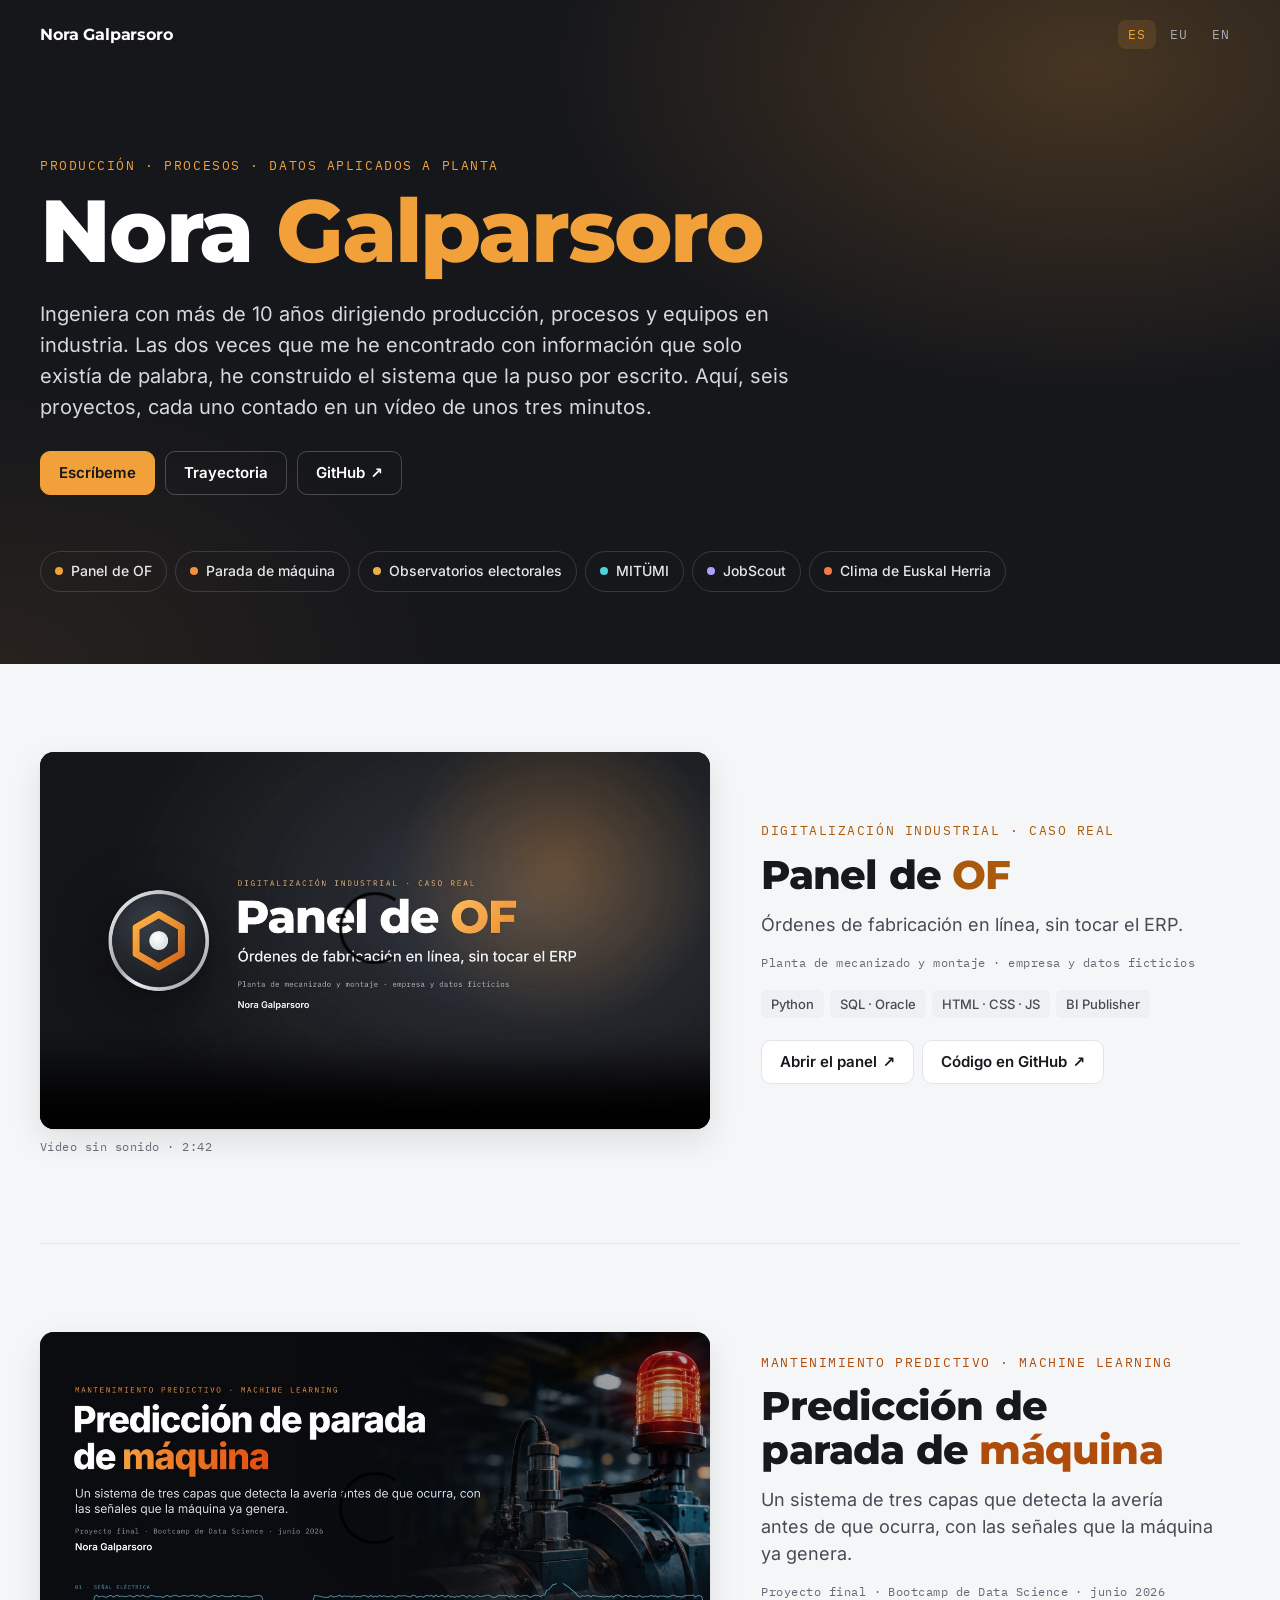
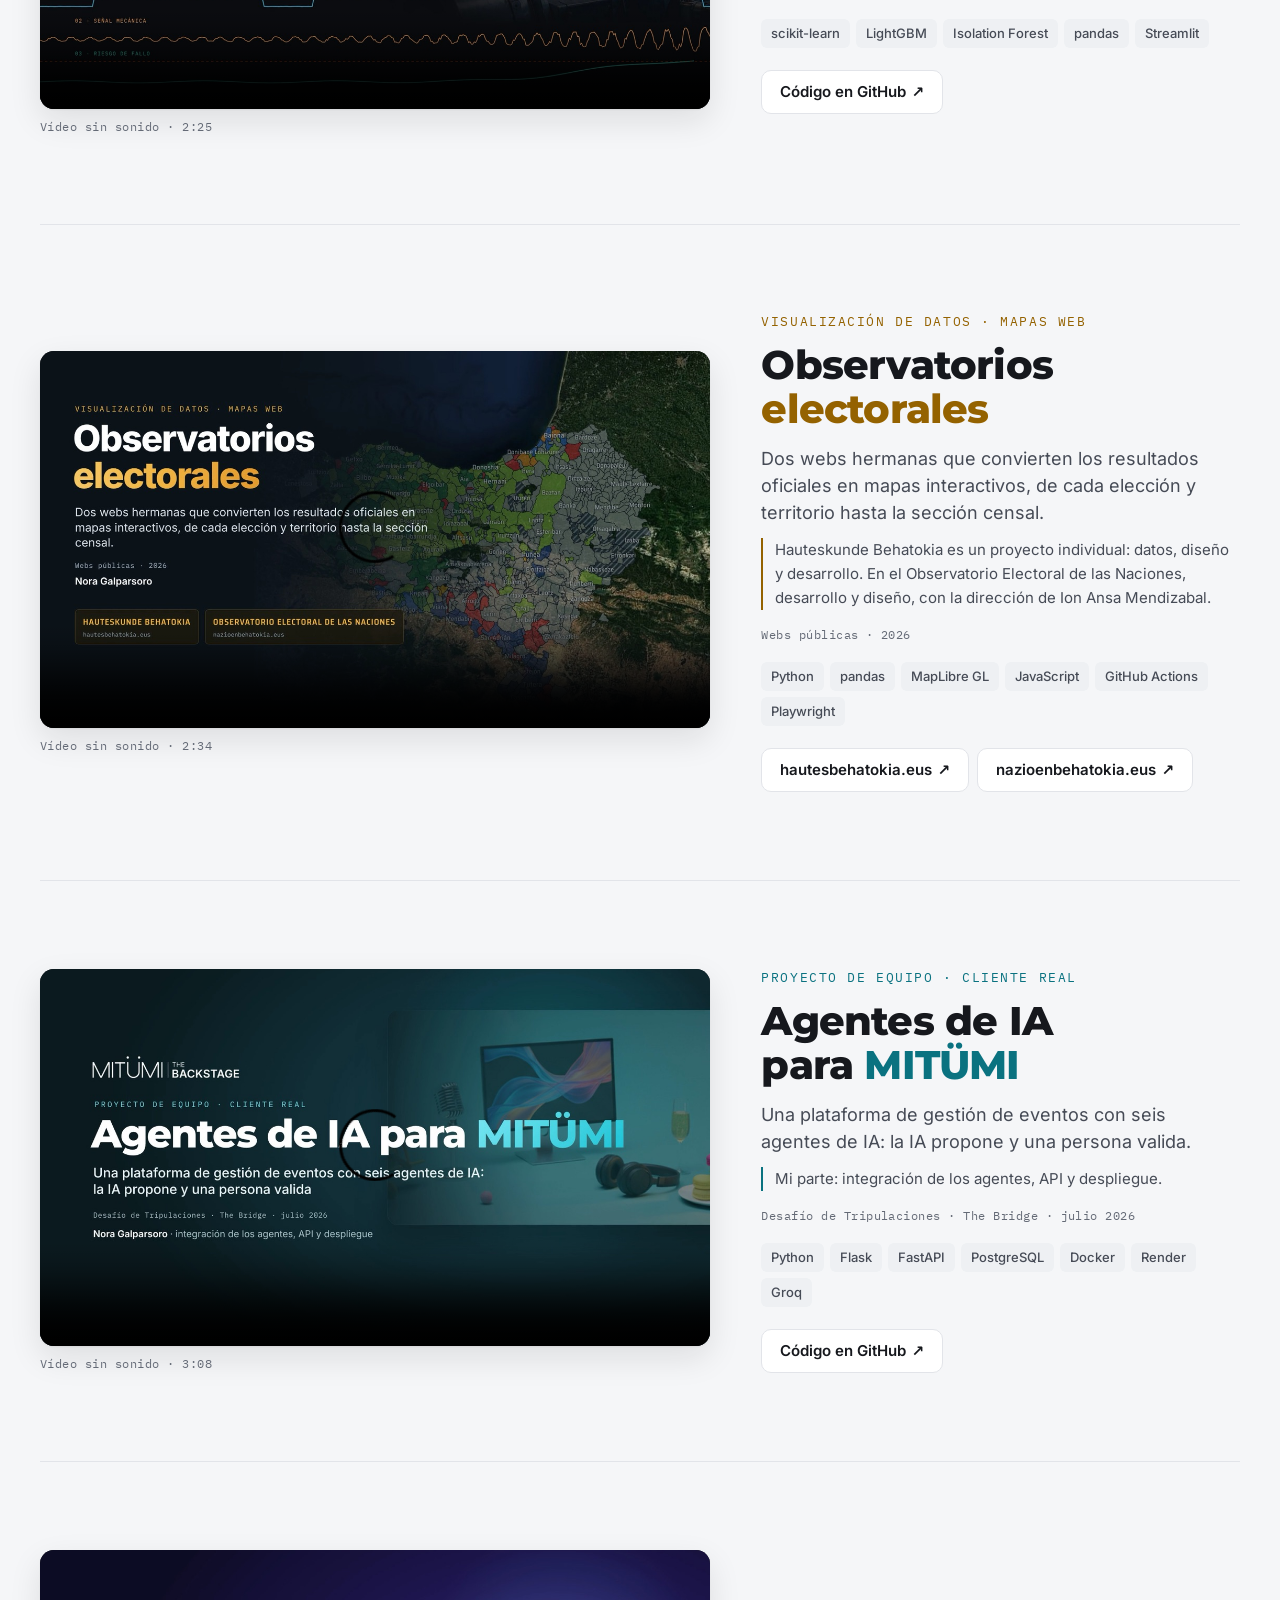
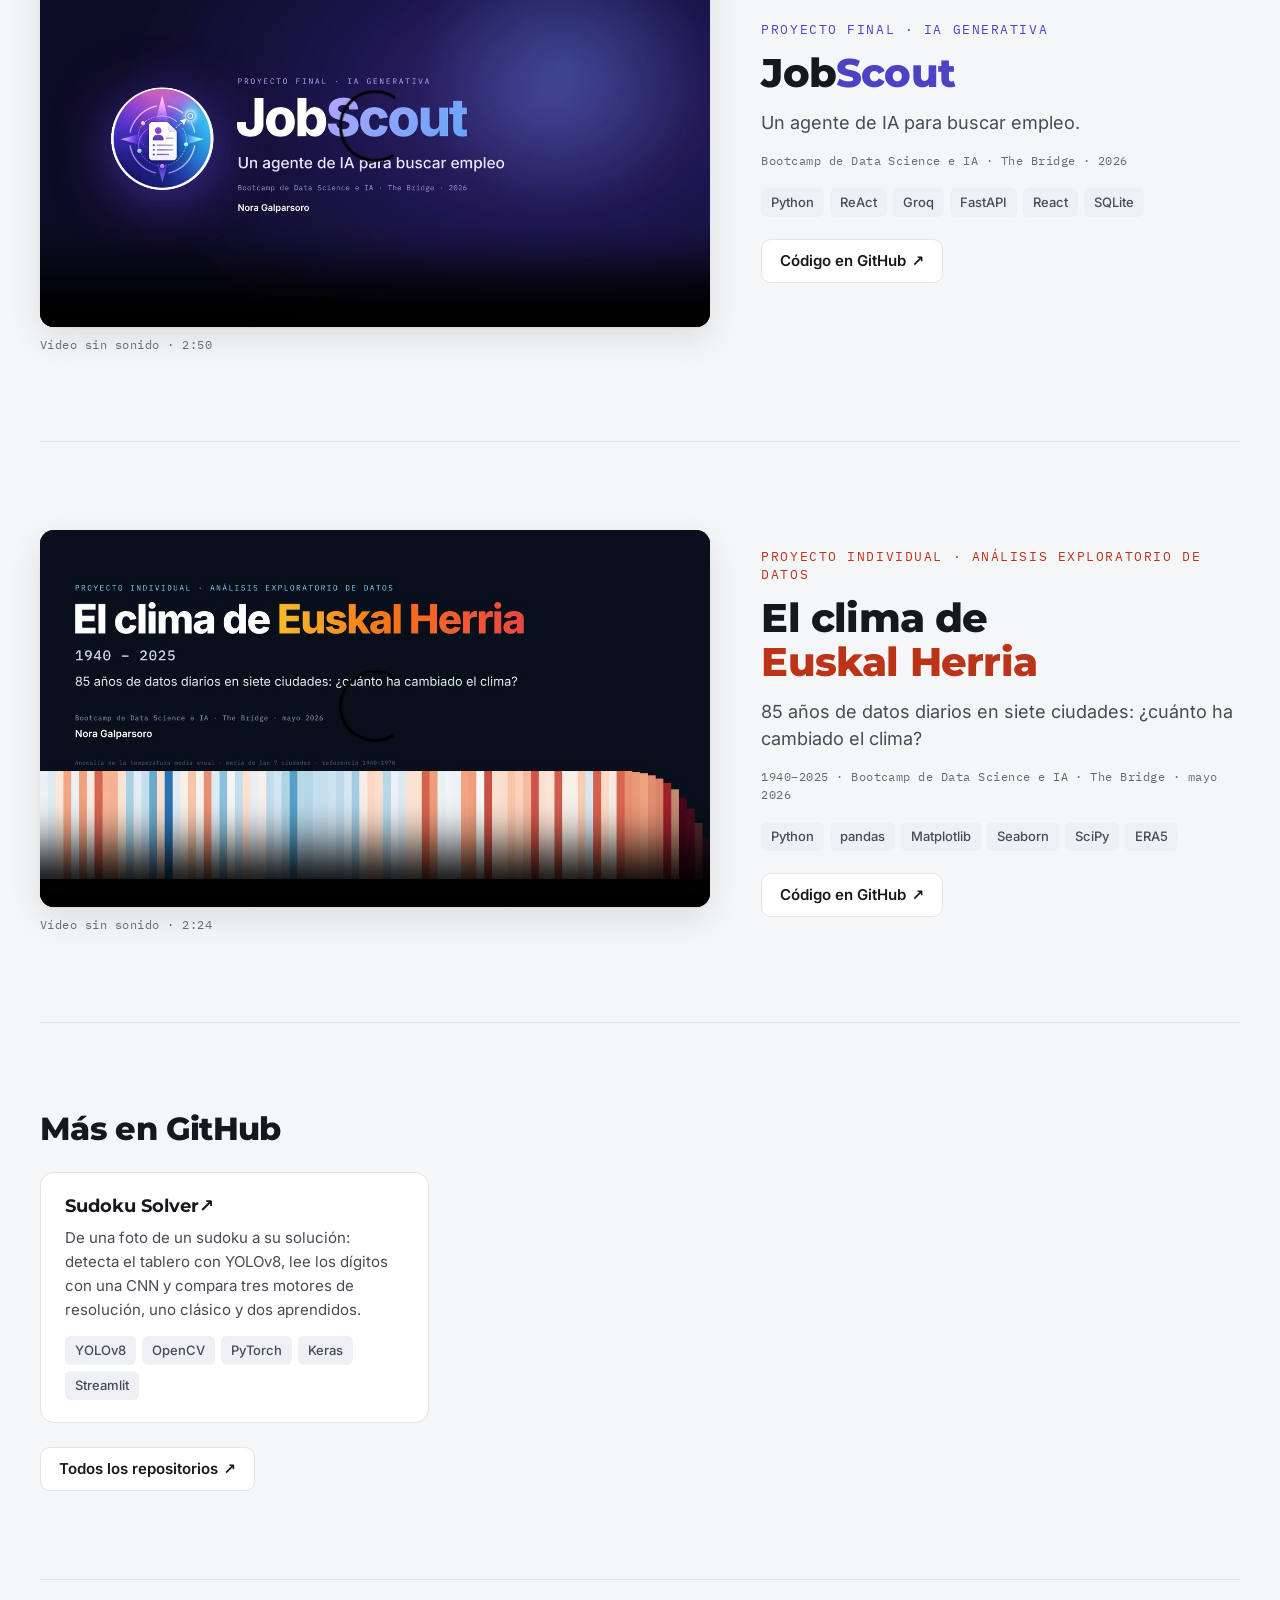
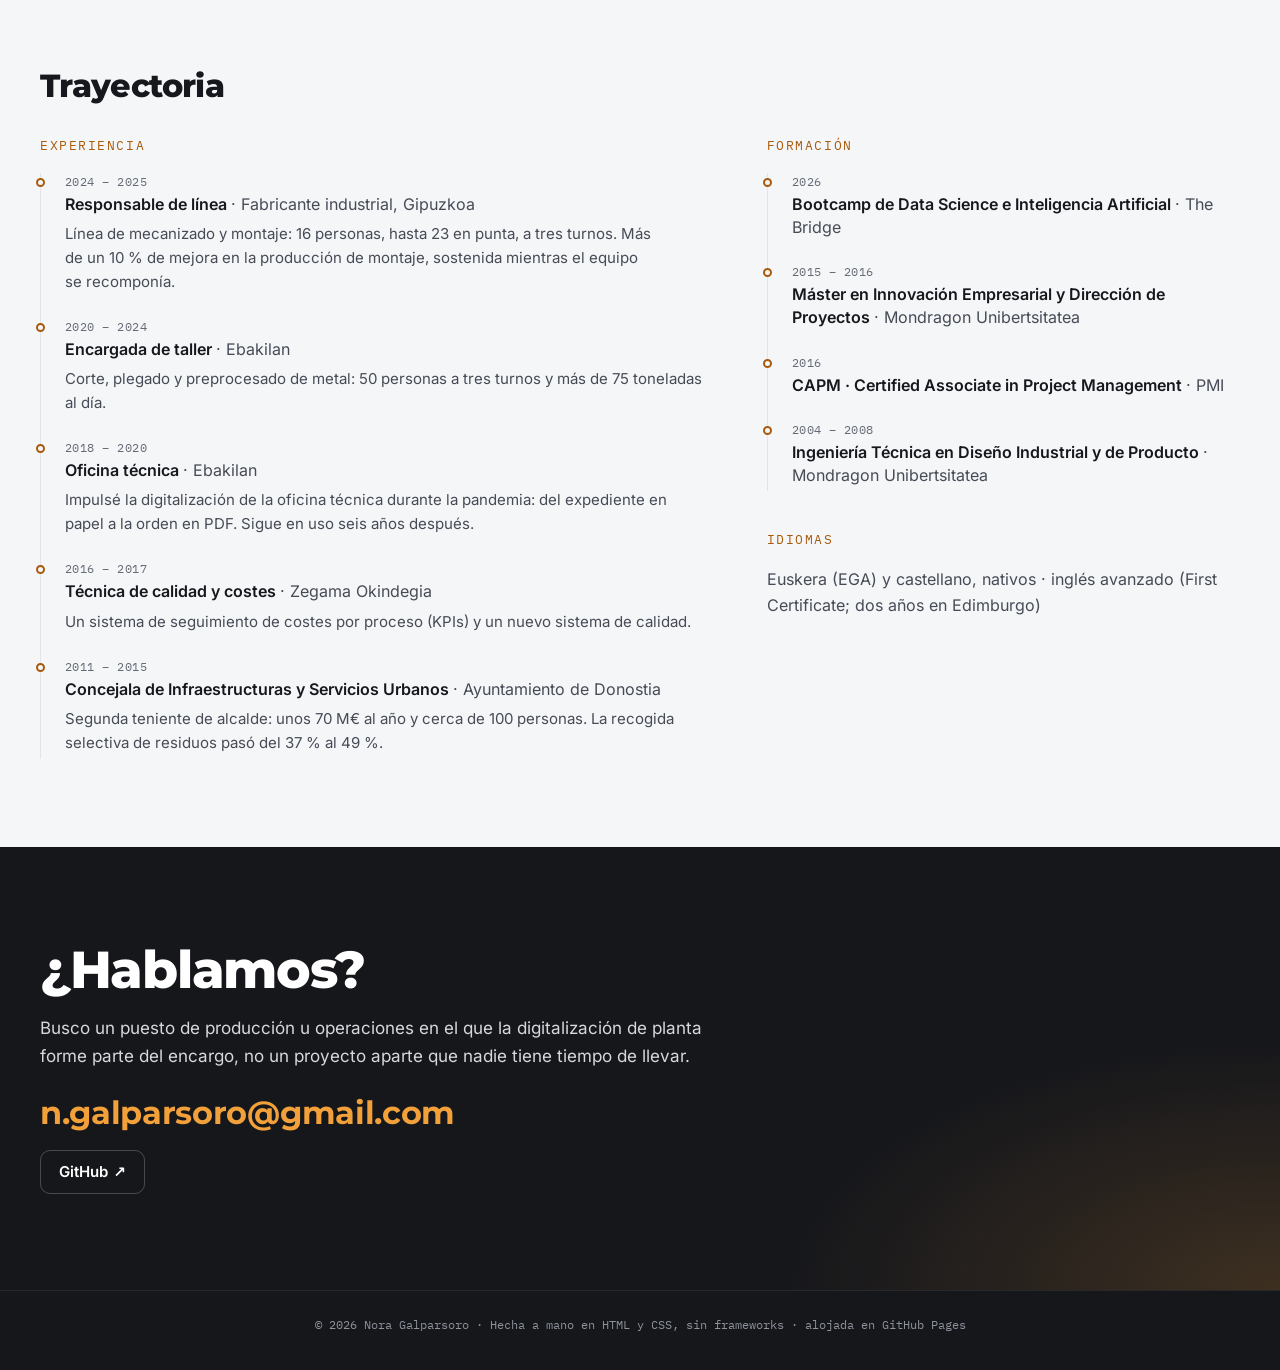
<file: index.html>
<!doctype html>
<html lang="es">
<head>
<meta charset="utf-8">
<meta name="viewport" content="width=device-width, initial-scale=1">
<meta http-equiv="Content-Security-Policy" content="default-src 'self'; img-src 'self'; media-src 'self'; style-src 'self'; font-src 'self'; script-src 'self' https://static.cloudflareinsights.com; connect-src 'self' https://cloudflareinsights.com; base-uri 'none'; form-action 'none'">
<title>Nora Galparsoro · Portfolio</title>
<meta name="description" content="Nora Galparsoro, ingeniera: producción, procesos y datos aplicados a planta. Seis proyectos contados en vídeo, trayectoria y contacto.">
<meta name="color-scheme" content="light dark">
<meta name="theme-color" content="#16171b">
<link rel="canonical" href="https://ngalparsoro.github.io/">
<link rel="alternate" hreflang="es" href="https://ngalparsoro.github.io/">
<link rel="alternate" hreflang="eu" href="https://ngalparsoro.github.io/eu/">
<link rel="alternate" hreflang="en" href="https://ngalparsoro.github.io/en/">
<link rel="alternate" hreflang="x-default" href="https://ngalparsoro.github.io/">
<meta property="og:type" content="website">
<meta property="og:title" content="Nora Galparsoro · Portfolio">
<meta property="og:description" content="Nora Galparsoro, ingeniera: producción, procesos y datos aplicados a planta. Seis proyectos contados en vídeo, trayectoria y contacto.">
<meta property="og:url" content="https://ngalparsoro.github.io/">
<meta property="og:image" content="https://ngalparsoro.github.io/og-es.jpg">
<meta property="og:image:width" content="1200">
<meta property="og:image:height" content="630">
<meta property="og:locale" content="es_ES">
<meta name="twitter:card" content="summary_large_image">
<meta name="google-site-verification" content="Hw-ADADSFPw7aBg0Htl7eLaOR9YFX7mTWqMN-tlZnv8">
<script type="application/ld+json">
{
 "@context": "https://schema.org",
 "@type": "ProfilePage",
 "url": "https://ngalparsoro.github.io/",
 "inLanguage": "es",
 "mainEntity": {
  "@type": "Person",
  "name": "Nora Galparsoro",
  "url": "https://ngalparsoro.github.io/",
  "email": "mailto:n.galparsoro@gmail.com",
  "description": "Nora Galparsoro, ingeniera: producción, procesos y datos aplicados a planta. Seis proyectos contados en vídeo, trayectoria y contacto.",
  "image": "https://ngalparsoro.github.io/og-es.jpg",
  "sameAs": [
   "https://github.com/ngalparsoro"
  ]
 }
}
</script>
<link rel="icon" href="favicon.svg" type="image/svg+xml">
<link rel="preload" href="fuentes/montserrat.woff2" as="font" type="font/woff2" crossorigin>
<link rel="preload" href="fuentes/inter.woff2" as="font" type="font/woff2" crossorigin>
<link rel="stylesheet" href="estilo.css?v=d0e79c9db0">
<script src="portfolio.js?v=cf2d820ee4" defer></script>
<script defer src="https://static.cloudflareinsights.com/beacon.min.js" data-cf-beacon='{"token": "63fe7f08a7044c90adf6e517d1da597f"}'></script>
</head>
<body>
<a class="saltar" href="#proyectos">Ir a los proyectos</a>
<header class="portada">
<nav class="barra" aria-label="Idioma">
<a class="marca" href="">Nora Galparsoro</a>
<ul class="idiomas">
<li><a href="" lang="es" hreflang="es" title="Español" aria-current="page">ES</a></li>
<li><a href="eu/" lang="eu" hreflang="eu" title="Euskara">EU</a></li>
<li><a href="en/" lang="en" hreflang="en" title="English">EN</a></li>
</ul>
</nav>
<div class="portada-texto">
<p class="ceja">Producción · Procesos · Datos aplicados a planta</p>
<h1>Nora <span>Galparsoro</span></h1>
<p class="entradilla">Ingeniera con más de 10 años dirigiendo producción, procesos y equipos en industria. Las dos veces que me he encontrado con información que solo existía de palabra, he construido el sistema que la puso por escrito. Aquí, seis proyectos, cada uno contado en un vídeo de unos tres minutos.</p>
<p class="contacto">
<a class="boton boton-acento" href="mailto:n.galparsoro@gmail.com">Escríbeme</a>
<a class="boton boton-claro" href="#trayectoria">Trayectoria</a>
<a class="boton boton-claro" href="https://github.com/ngalparsoro">GitHub<span aria-hidden="true">↗</span></a>
</p>
</div>
<nav class="indice" aria-label="Proyectos">
<ol>
<li><a class="p-panel-of" href="#panel-of">Panel de OF</a></li>
<li><a class="p-mantenimiento" href="#mantenimiento">Parada de máquina</a></li>
<li><a class="p-behatokiak" href="#behatokiak">Observatorios electorales</a></li>
<li><a class="p-mitumi" href="#mitumi">MITÜMI</a></li>
<li><a class="p-jobscout" href="#jobscout">JobScout</a></li>
<li><a class="p-clima" href="#clima">Clima de Euskal Herria</a></li>
</ol>
</nav>
</header>
<main id="proyectos">
<article class="proyecto p-panel-of" id="panel-of" aria-labelledby="t-panel-of">
<figure class="video">
<video controls muted playsinline preload="none" width="1280" height="720" poster="portadas/panel-of-es.jpg" aria-label="Vídeo: Panel de OF">
<source src="videos/panel-of-es.mp4" type="video/mp4">
</video>
<figcaption>Vídeo sin sonido · 2:42</figcaption>
</figure>
<div class="texto">
<p class="ceja">Digitalización industrial · Caso real</p>
<h2 id="t-panel-of">Panel de <em>OF</em></h2>
<p class="sub">Órdenes de fabricación en línea, sin tocar el ERP.</p>
<p class="meta">Planta de mecanizado y montaje · empresa y datos ficticios</p>
<ul class="stack"><li>Python</li><li>SQL · Oracle</li><li>HTML · CSS · JS</li><li>BI Publisher</li></ul>
<p class="enlaces"><a class="boton boton-demo" href="https://ngalparsoro.github.io/panel-de-of/mockup_panel_ofs_v2.html">Abrir el panel<span aria-hidden="true">↗</span></a><a class="boton boton-codigo" href="https://github.com/ngalparsoro/panel-de-of">Código en GitHub<span aria-hidden="true">↗</span></a></p>
</div>
</article>
<article class="proyecto p-mantenimiento" id="mantenimiento" aria-labelledby="t-mantenimiento">
<figure class="video">
<video controls muted playsinline preload="none" width="1280" height="720" poster="portadas/mantenimiento-es.jpg" aria-label="Vídeo: Predicción de parada de máquina">
<source src="videos/mantenimiento-es.mp4" type="video/mp4">
</video>
<figcaption>Vídeo sin sonido · 2:25</figcaption>
</figure>
<div class="texto">
<p class="ceja">Mantenimiento predictivo · Machine learning</p>
<h2 id="t-mantenimiento">Predicción de parada de <em>máquina</em></h2>
<p class="sub">Un sistema de tres capas que detecta la avería antes de que ocurra, con las señales que la máquina ya genera.</p>
<p class="meta">Proyecto final · Bootcamp de Data Science · junio 2026</p>
<ul class="stack"><li>scikit-learn</li><li>LightGBM</li><li>Isolation Forest</li><li>pandas</li><li>Streamlit</li></ul>
<p class="enlaces"><a class="boton boton-codigo" href="https://github.com/ngalparsoro/Milling-Machine-Failure-Prediction">Código en GitHub<span aria-hidden="true">↗</span></a></p>
</div>
</article>
<article class="proyecto p-behatokiak" id="behatokiak" aria-labelledby="t-behatokiak">
<figure class="video">
<video controls muted playsinline preload="none" width="1280" height="720" poster="portadas/behatokiak-es.jpg" aria-label="Vídeo: Observatorios electorales">
<source src="videos/behatokiak-es.mp4" type="video/mp4">
</video>
<figcaption>Vídeo sin sonido · 2:34</figcaption>
</figure>
<div class="texto">
<p class="ceja">Visualización de datos · Mapas web</p>
<h2 id="t-behatokiak">Observatorios <em>electorales</em></h2>
<p class="sub">Dos webs hermanas que convierten los resultados oficiales en mapas interactivos, de cada elección y territorio hasta la sección censal.</p>
<p class="nota">Hauteskunde Behatokia es un proyecto individual: datos, diseño y desarrollo. En el Observatorio Electoral de las Naciones, desarrollo y diseño, con la dirección de Ion Ansa Mendizabal.</p>
<p class="meta">Webs públicas · 2026</p>
<ul class="stack"><li>Python</li><li>pandas</li><li>MapLibre GL</li><li>JavaScript</li><li>GitHub Actions</li><li>Playwright</li></ul>
<p class="enlaces"><a class="boton boton-web" href="https://hautesbehatokia.eus">hautesbehatokia.eus<span aria-hidden="true">↗</span></a><a class="boton boton-web" href="https://nazioenbehatokia.eus">nazioenbehatokia.eus<span aria-hidden="true">↗</span></a></p>
</div>
</article>
<article class="proyecto p-mitumi" id="mitumi" aria-labelledby="t-mitumi">
<figure class="video">
<video controls muted playsinline preload="none" width="1280" height="720" poster="portadas/mitumi-es.jpg" aria-label="Vídeo: Agentes de IA para MITÜMI">
<source src="videos/mitumi-es.mp4" type="video/mp4">
</video>
<figcaption>Vídeo sin sonido · 3:08</figcaption>
</figure>
<div class="texto">
<p class="ceja">Proyecto de equipo · Cliente real</p>
<h2 id="t-mitumi">Agentes de IA para <em>MITÜMI</em></h2>
<p class="sub">Una plataforma de gestión de eventos con seis agentes de IA: la IA propone y una persona valida.</p>
<p class="nota">Mi parte: integración de los agentes, API y despliegue.</p>
<p class="meta">Desafío de Tripulaciones · The Bridge · julio 2026</p>
<ul class="stack"><li>Python</li><li>Flask</li><li>FastAPI</li><li>PostgreSQL</li><li>Docker</li><li>Render</li><li>Groq</li></ul>
<p class="enlaces"><a class="boton boton-codigo" href="https://github.com/ngalparsoro/Agentes_Mitumi">Código en GitHub<span aria-hidden="true">↗</span></a></p>
</div>
</article>
<article class="proyecto p-jobscout" id="jobscout" aria-labelledby="t-jobscout">
<figure class="video">
<video controls muted playsinline preload="none" width="1280" height="720" poster="portadas/jobscout-es.jpg" aria-label="Vídeo: JobScout">
<source src="videos/jobscout-es.mp4" type="video/mp4">
</video>
<figcaption>Vídeo sin sonido · 2:50</figcaption>
</figure>
<div class="texto">
<p class="ceja">Proyecto final · IA generativa</p>
<h2 id="t-jobscout">Job<em>Scout</em></h2>
<p class="sub">Un agente de IA para buscar empleo.</p>
<p class="meta">Bootcamp de Data Science e IA · The Bridge · 2026</p>
<ul class="stack"><li>Python</li><li>ReAct</li><li>Groq</li><li>FastAPI</li><li>React</li><li>SQLite</li></ul>
<p class="enlaces"><a class="boton boton-codigo" href="https://github.com/ngalparsoro/Agente_JobScout">Código en GitHub<span aria-hidden="true">↗</span></a></p>
</div>
</article>
<article class="proyecto p-clima" id="clima" aria-labelledby="t-clima">
<figure class="video">
<video controls muted playsinline preload="none" width="1280" height="720" poster="portadas/clima-es.jpg" aria-label="Vídeo: El clima de Euskal Herria">
<source src="videos/clima-es.mp4" type="video/mp4">
</video>
<figcaption>Vídeo sin sonido · 2:24</figcaption>
</figure>
<div class="texto">
<p class="ceja">Proyecto individual · Análisis exploratorio de datos</p>
<h2 id="t-clima">El clima de <em>Euskal Herria</em></h2>
<p class="sub">85 años de datos diarios en siete ciudades: ¿cuánto ha cambiado el clima?</p>
<p class="meta">1940–2025 · Bootcamp de Data Science e IA · The Bridge · mayo 2026</p>
<ul class="stack"><li>Python</li><li>pandas</li><li>Matplotlib</li><li>Seaborn</li><li>SciPy</li><li>ERA5</li></ul>
<p class="enlaces"><a class="boton boton-codigo" href="https://github.com/ngalparsoro/EDA-Weather-Change-in-Basque-Country">Código en GitHub<span aria-hidden="true">↗</span></a></p>
</div>
</article>
<section class="otros" aria-labelledby="t-otros">
<h2 id="t-otros">Más en GitHub</h2>
<ul>
<li>
<h3><a href="https://github.com/ngalparsoro/Sudoku_Solver_DL">Sudoku Solver<span aria-hidden="true">↗</span></a></h3>
<p>De una foto de un sudoku a su solución: detecta el tablero con YOLOv8, lee los dígitos con una CNN y compara tres motores de resolución, uno clásico y dos aprendidos.</p>
<ul class="stack"><li>YOLOv8</li><li>OpenCV</li><li>PyTorch</li><li>Keras</li><li>Streamlit</li></ul>
</li>
</ul>
<p><a class="boton" href="https://github.com/ngalparsoro?tab=repositories">Todos los repositorios<span aria-hidden="true">↗</span></a></p>
</section>
<section class="trayectoria" id="trayectoria" aria-labelledby="t-trayectoria">
<h2 id="t-trayectoria">Trayectoria</h2>
<div class="columnas">
<div>
<h3>Experiencia</h3>
<ol class="hitos">
<li><p class="cuando">2024 – 2025</p><p class="puesto">Responsable de línea <span class="donde">· Fabricante industrial, Gipuzkoa</span></p><p class="detalle">Línea de mecanizado y montaje: 16 personas, hasta 23 en punta, a tres turnos. Más de un 10 % de mejora en la producción de montaje, sostenida mientras el equipo se recomponía.</p></li>
<li><p class="cuando">2020 – 2024</p><p class="puesto">Encargada de taller <span class="donde">· Ebakilan</span></p><p class="detalle">Corte, plegado y preprocesado de metal: 50 personas a tres turnos y más de 75 toneladas al día.</p></li>
<li><p class="cuando">2018 – 2020</p><p class="puesto">Oficina técnica <span class="donde">· Ebakilan</span></p><p class="detalle">Impulsé la digitalización de la oficina técnica durante la pandemia: del expediente en papel a la orden en PDF. Sigue en uso seis años después.</p></li>
<li><p class="cuando">2016 – 2017</p><p class="puesto">Técnica de calidad y costes <span class="donde">· Zegama Okindegia</span></p><p class="detalle">Un sistema de seguimiento de costes por proceso (KPIs) y un nuevo sistema de calidad.</p></li>
<li><p class="cuando">2011 – 2015</p><p class="puesto">Concejala de Infraestructuras y Servicios Urbanos <span class="donde">· Ayuntamiento de Donostia</span></p><p class="detalle">Segunda teniente de alcalde: unos 70 M€ al año y cerca de 100 personas. La recogida selectiva de residuos pasó del 37 % al 49 %.</p></li>
</ol>
</div>
<div>
<h3>Formación</h3>
<ol class="hitos">
<li><p class="cuando">2026</p><p class="puesto">Bootcamp de Data Science e Inteligencia Artificial <span class="donde">· The Bridge</span></p></li>
<li><p class="cuando">2015 – 2016</p><p class="puesto">Máster en Innovación Empresarial y Dirección de Proyectos <span class="donde">· Mondragon Unibertsitatea</span></p></li>
<li><p class="cuando">2016</p><p class="puesto">CAPM · Certified Associate in Project Management <span class="donde">· PMI</span></p></li>
<li><p class="cuando">2004 – 2008</p><p class="puesto">Ingeniería Técnica en Diseño Industrial y de Producto <span class="donde">· Mondragon Unibertsitatea</span></p></li>
</ol>
<h3>Idiomas</h3>
<p class="lenguas">Euskera (EGA) y castellano, nativos · inglés avanzado (First Certificate; dos años en Edimburgo)</p>
</div>
</div>
</section>
</main>
<section class="cierre" id="contacto" aria-labelledby="t-contacto">
<div class="cierre-dentro">
<h2 id="t-contacto">¿Hablamos?</h2>
<p>Busco un puesto de producción u operaciones en el que la digitalización de planta forme parte del encargo, no un proyecto aparte que nadie tiene tiempo de llevar.</p>
<p class="correo"><a href="mailto:n.galparsoro@gmail.com">n.galparsoro@gmail.com</a></p>
<p><a class="boton boton-claro" href="https://github.com/ngalparsoro">GitHub<span aria-hidden="true">↗</span></a></p>
</div>
</section>
<footer class="pie">
<p>© 2026 Nora Galparsoro · Hecha a mano en HTML y CSS, sin frameworks · alojada en GitHub Pages</p>
</footer>
</body>
</html>
</file>
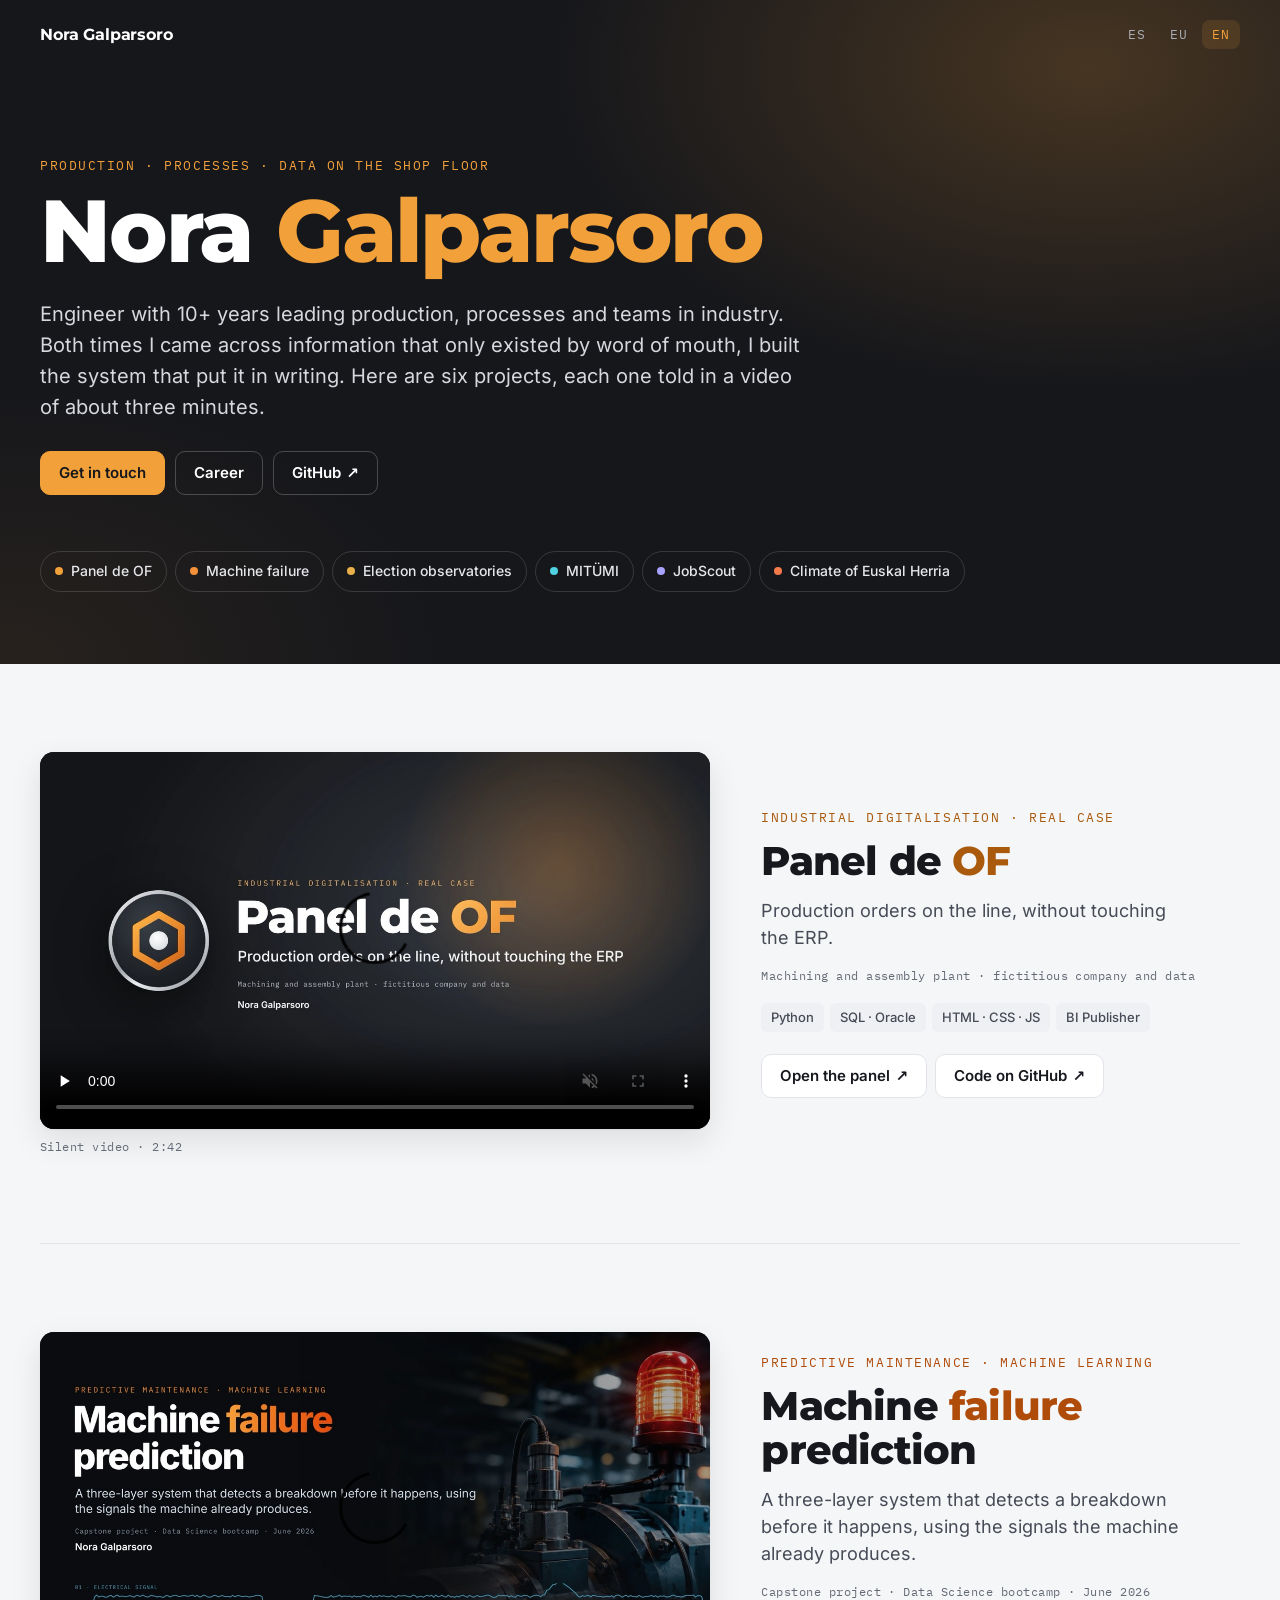
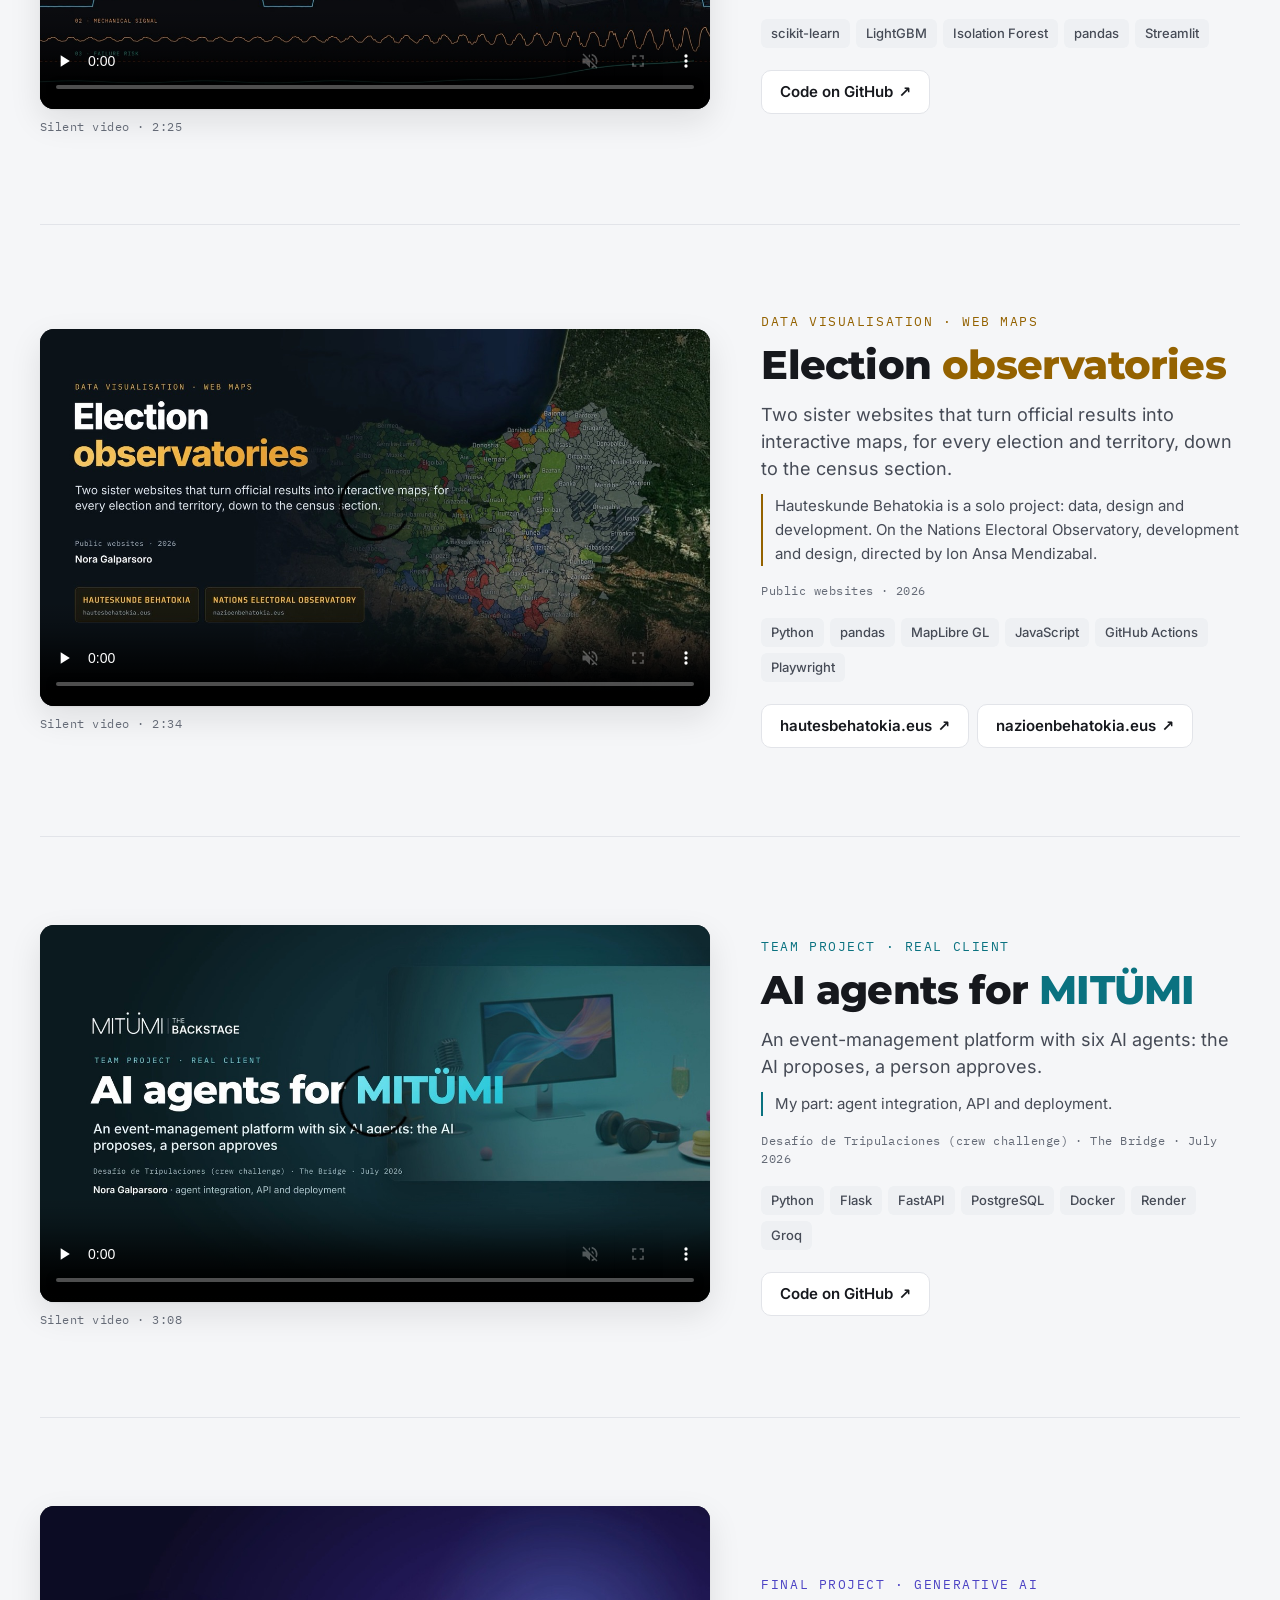
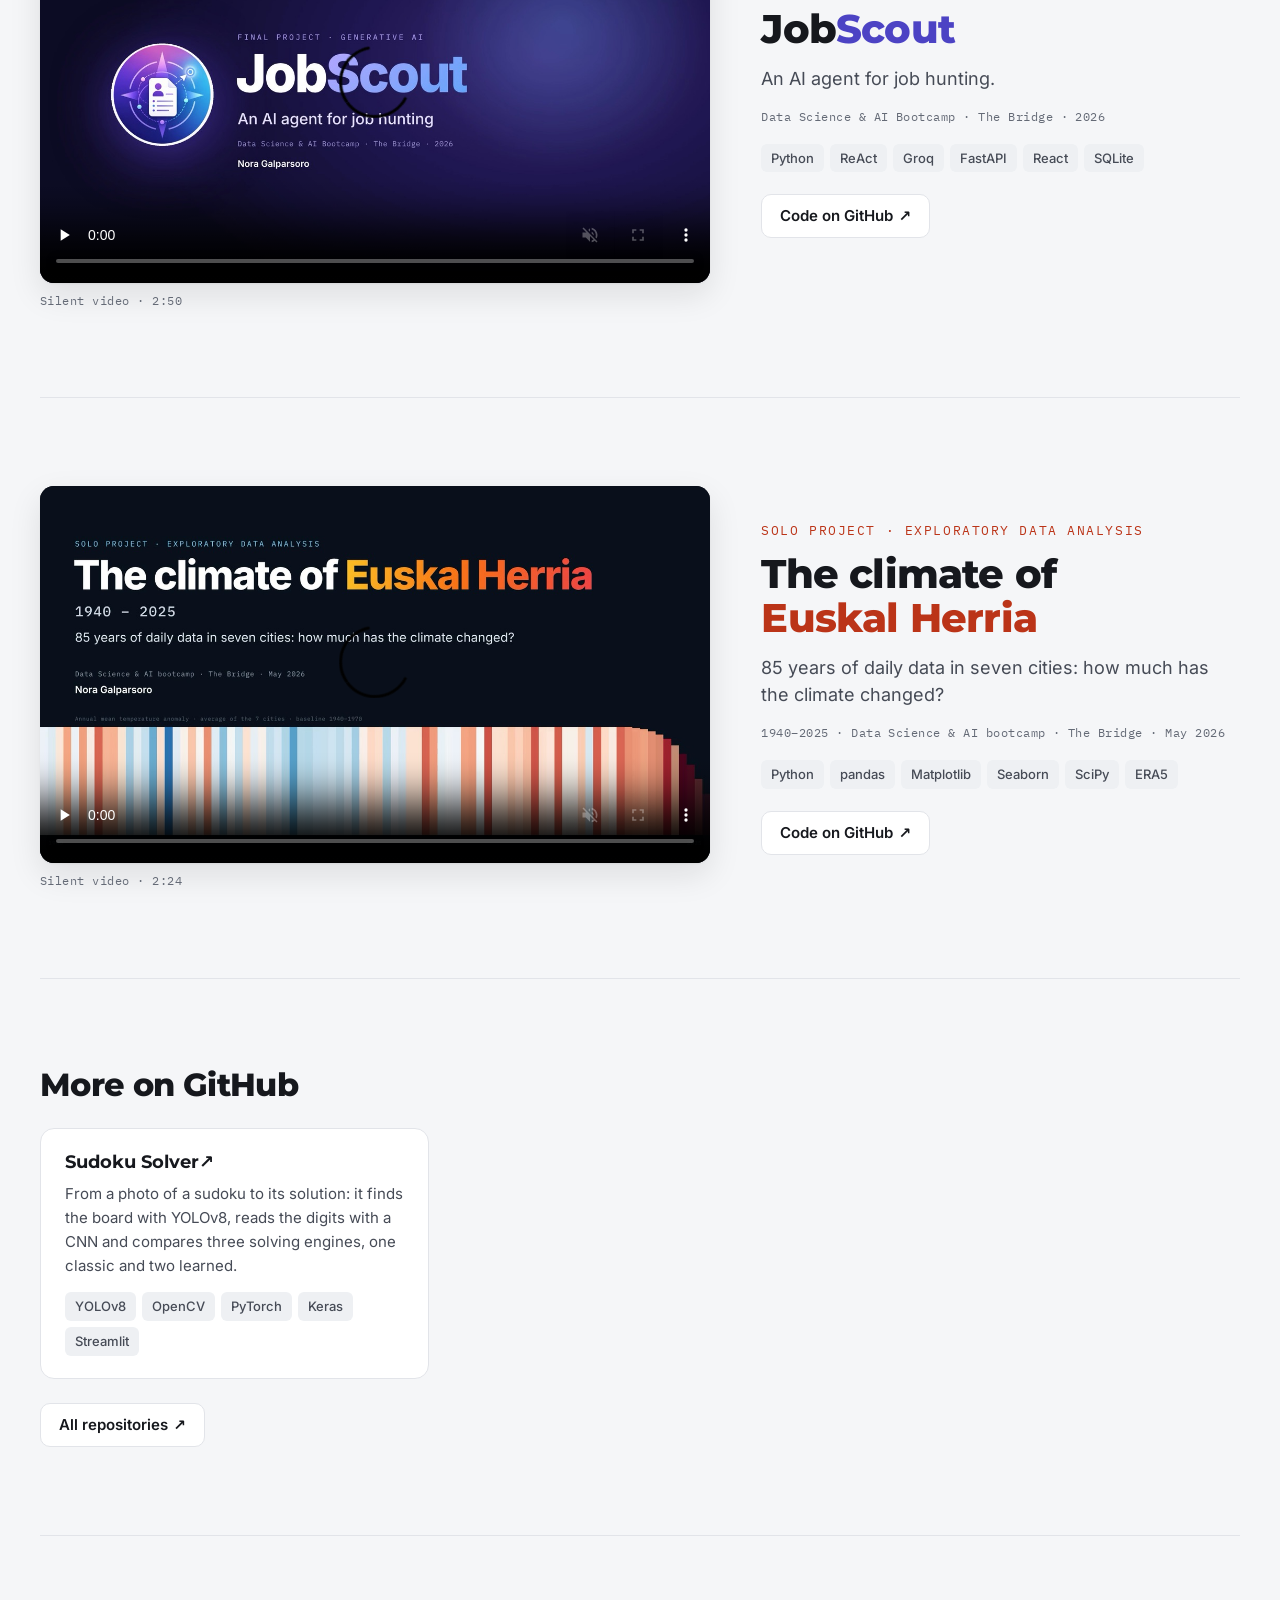
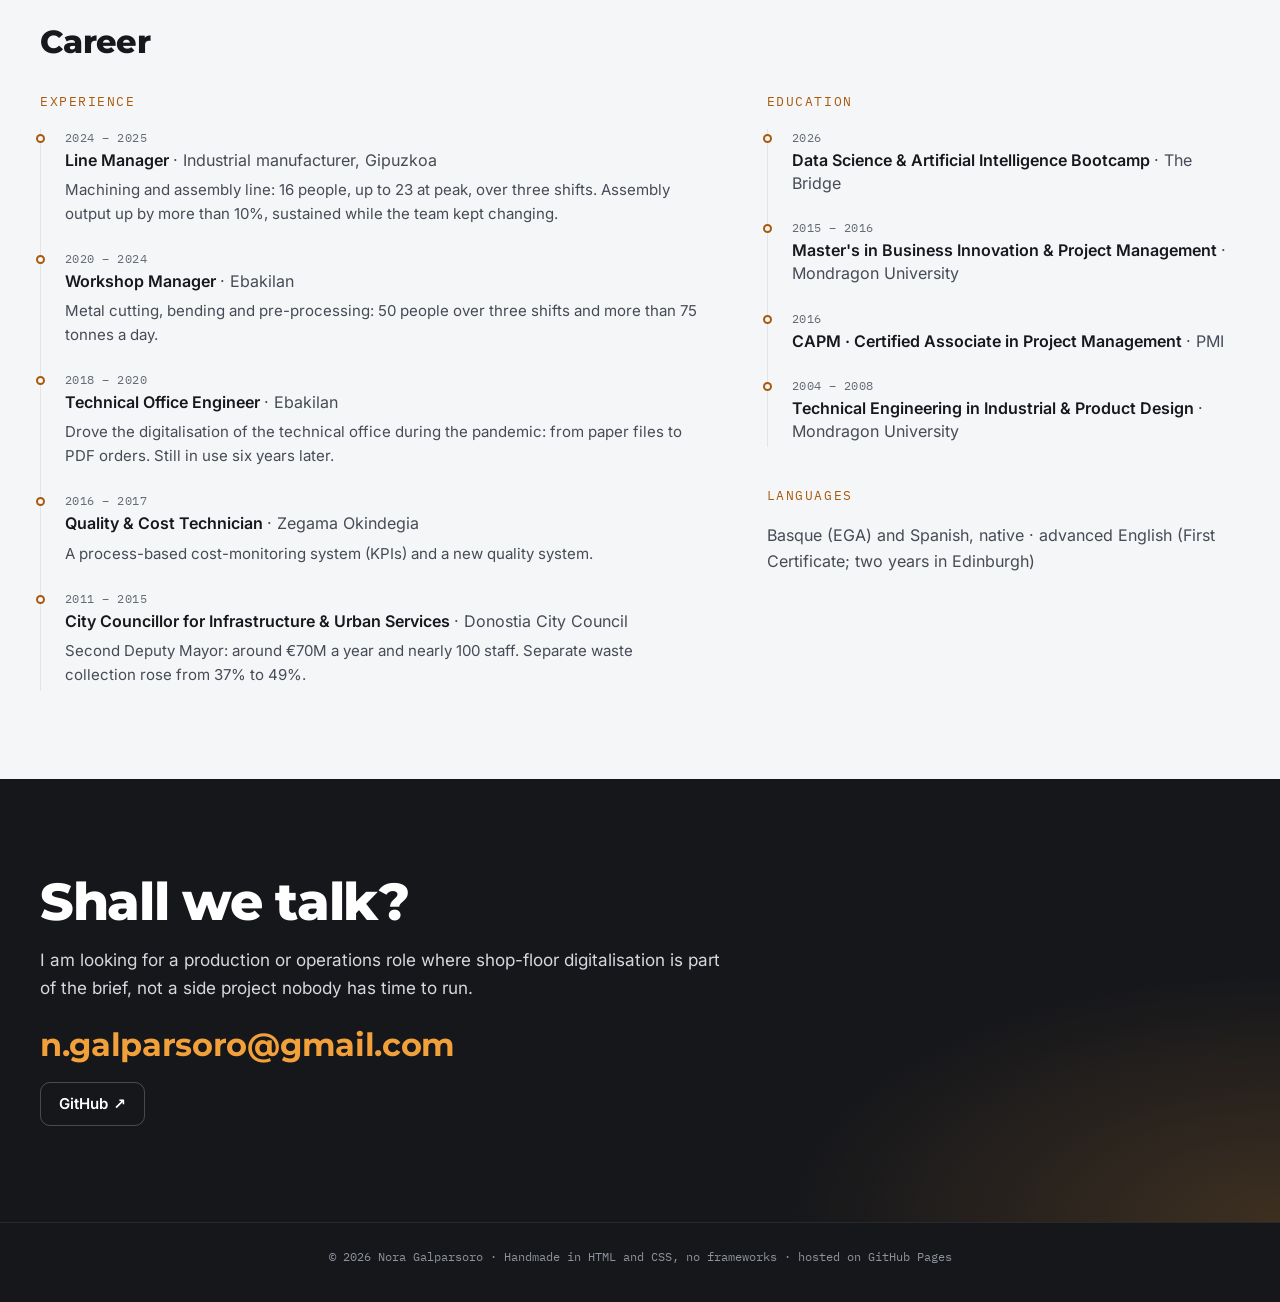
<file: en/index.html>
<!doctype html>
<html lang="en">
<head>
<meta charset="utf-8">
<meta name="viewport" content="width=device-width, initial-scale=1">
<meta http-equiv="Content-Security-Policy" content="default-src 'self'; img-src 'self'; media-src 'self'; style-src 'self'; font-src 'self'; script-src 'self' https://static.cloudflareinsights.com; connect-src 'self' https://cloudflareinsights.com; base-uri 'none'; form-action 'none'">
<title>Nora Galparsoro · Portfolio</title>
<meta name="description" content="Nora Galparsoro, engineer: production, processes and data on the shop floor. Six projects told on video, career and contact.">
<meta name="color-scheme" content="light dark">
<meta name="theme-color" content="#16171b">
<link rel="canonical" href="https://ngalparsoro.github.io/en/">
<link rel="alternate" hreflang="es" href="https://ngalparsoro.github.io/">
<link rel="alternate" hreflang="eu" href="https://ngalparsoro.github.io/eu/">
<link rel="alternate" hreflang="en" href="https://ngalparsoro.github.io/en/">
<link rel="alternate" hreflang="x-default" href="https://ngalparsoro.github.io/">
<meta property="og:type" content="website">
<meta property="og:title" content="Nora Galparsoro · Portfolio">
<meta property="og:description" content="Nora Galparsoro, engineer: production, processes and data on the shop floor. Six projects told on video, career and contact.">
<meta property="og:url" content="https://ngalparsoro.github.io/en/">
<meta property="og:image" content="https://ngalparsoro.github.io/og-en.jpg">
<meta property="og:image:width" content="1200">
<meta property="og:image:height" content="630">
<meta property="og:locale" content="en_GB">
<meta name="twitter:card" content="summary_large_image">
<meta name="google-site-verification" content="Hw-ADADSFPw7aBg0Htl7eLaOR9YFX7mTWqMN-tlZnv8">
<script type="application/ld+json">
{
 "@context": "https://schema.org",
 "@type": "ProfilePage",
 "url": "https://ngalparsoro.github.io/en/",
 "inLanguage": "en",
 "mainEntity": {
  "@type": "Person",
  "name": "Nora Galparsoro",
  "url": "https://ngalparsoro.github.io/",
  "email": "mailto:n.galparsoro@gmail.com",
  "description": "Nora Galparsoro, engineer: production, processes and data on the shop floor. Six projects told on video, career and contact.",
  "image": "https://ngalparsoro.github.io/og-en.jpg",
  "sameAs": [
   "https://github.com/ngalparsoro"
  ]
 }
}
</script>
<link rel="icon" href="../favicon.svg" type="image/svg+xml">
<link rel="preload" href="../fuentes/montserrat.woff2" as="font" type="font/woff2" crossorigin>
<link rel="preload" href="../fuentes/inter.woff2" as="font" type="font/woff2" crossorigin>
<link rel="stylesheet" href="../estilo.css?v=d0e79c9db0">
<script src="../portfolio.js?v=cf2d820ee4" defer></script>
<script defer src="https://static.cloudflareinsights.com/beacon.min.js" data-cf-beacon='{"token": "63fe7f08a7044c90adf6e517d1da597f"}'></script>
</head>
<body>
<a class="saltar" href="#proyectos">Skip to projects</a>
<header class="portada">
<nav class="barra" aria-label="Language">
<a class="marca" href="../en/">Nora Galparsoro</a>
<ul class="idiomas">
<li><a href="../" lang="es" hreflang="es" title="Español">ES</a></li>
<li><a href="../eu/" lang="eu" hreflang="eu" title="Euskara">EU</a></li>
<li><a href="../en/" lang="en" hreflang="en" title="English" aria-current="page">EN</a></li>
</ul>
</nav>
<div class="portada-texto">
<p class="ceja">Production · Processes · Data on the shop floor</p>
<h1>Nora <span>Galparsoro</span></h1>
<p class="entradilla">Engineer with 10+ years leading production, processes and teams in industry. Both times I came across information that only existed by word of mouth, I built the system that put it in writing. Here are six projects, each one told in a video of about three minutes.</p>
<p class="contacto">
<a class="boton boton-acento" href="mailto:n.galparsoro@gmail.com">Get in touch</a>
<a class="boton boton-claro" href="#trayectoria">Career</a>
<a class="boton boton-claro" href="https://github.com/ngalparsoro">GitHub<span aria-hidden="true">↗</span></a>
</p>
</div>
<nav class="indice" aria-label="Projects">
<ol>
<li><a class="p-panel-of" href="#panel-of">Panel de OF</a></li>
<li><a class="p-mantenimiento" href="#mantenimiento">Machine failure</a></li>
<li><a class="p-behatokiak" href="#behatokiak">Election observatories</a></li>
<li><a class="p-mitumi" href="#mitumi">MITÜMI</a></li>
<li><a class="p-jobscout" href="#jobscout">JobScout</a></li>
<li><a class="p-clima" href="#clima">Climate of Euskal Herria</a></li>
</ol>
</nav>
</header>
<main id="proyectos">
<article class="proyecto p-panel-of" id="panel-of" aria-labelledby="t-panel-of">
<figure class="video">
<video controls muted playsinline preload="none" width="1280" height="720" poster="../portadas/panel-of-en.jpg" aria-label="Video: Panel de OF">
<source src="../videos/panel-of-en.mp4" type="video/mp4">
</video>
<figcaption>Silent video · 2:42</figcaption>
</figure>
<div class="texto">
<p class="ceja">Industrial digitalisation · Real case</p>
<h2 id="t-panel-of">Panel de <em>OF</em></h2>
<p class="sub">Production orders on the line, without touching the ERP.</p>
<p class="meta">Machining and assembly plant · fictitious company and data</p>
<ul class="stack"><li>Python</li><li>SQL · Oracle</li><li>HTML · CSS · JS</li><li>BI Publisher</li></ul>
<p class="enlaces"><a class="boton boton-demo" href="https://ngalparsoro.github.io/panel-de-of/mockup_panel_ofs_v2.html">Open the panel<span aria-hidden="true">↗</span></a><a class="boton boton-codigo" href="https://github.com/ngalparsoro/panel-de-of">Code on GitHub<span aria-hidden="true">↗</span></a></p>
</div>
</article>
<article class="proyecto p-mantenimiento" id="mantenimiento" aria-labelledby="t-mantenimiento">
<figure class="video">
<video controls muted playsinline preload="none" width="1280" height="720" poster="../portadas/mantenimiento-en.jpg" aria-label="Video: Machine failure prediction">
<source src="../videos/mantenimiento-en.mp4" type="video/mp4">
</video>
<figcaption>Silent video · 2:25</figcaption>
</figure>
<div class="texto">
<p class="ceja">Predictive maintenance · Machine learning</p>
<h2 id="t-mantenimiento">Machine <em>failure</em> prediction</h2>
<p class="sub">A three-layer system that detects a breakdown before it happens, using the signals the machine already produces.</p>
<p class="meta">Capstone project · Data Science bootcamp · June 2026</p>
<ul class="stack"><li>scikit-learn</li><li>LightGBM</li><li>Isolation Forest</li><li>pandas</li><li>Streamlit</li></ul>
<p class="enlaces"><a class="boton boton-codigo" href="https://github.com/ngalparsoro/Milling-Machine-Failure-Prediction">Code on GitHub<span aria-hidden="true">↗</span></a></p>
</div>
</article>
<article class="proyecto p-behatokiak" id="behatokiak" aria-labelledby="t-behatokiak">
<figure class="video">
<video controls muted playsinline preload="none" width="1280" height="720" poster="../portadas/behatokiak-en.jpg" aria-label="Video: Election observatories">
<source src="../videos/behatokiak-en.mp4" type="video/mp4">
</video>
<figcaption>Silent video · 2:34</figcaption>
</figure>
<div class="texto">
<p class="ceja">Data visualisation · Web maps</p>
<h2 id="t-behatokiak">Election <em>observatories</em></h2>
<p class="sub">Two sister websites that turn official results into interactive maps, for every election and territory, down to the census section.</p>
<p class="nota">Hauteskunde Behatokia is a solo project: data, design and development. On the Nations Electoral Observatory, development and design, directed by Ion Ansa Mendizabal.</p>
<p class="meta">Public websites · 2026</p>
<ul class="stack"><li>Python</li><li>pandas</li><li>MapLibre GL</li><li>JavaScript</li><li>GitHub Actions</li><li>Playwright</li></ul>
<p class="enlaces"><a class="boton boton-web" href="https://hautesbehatokia.eus">hautesbehatokia.eus<span aria-hidden="true">↗</span></a><a class="boton boton-web" href="https://nazioenbehatokia.eus">nazioenbehatokia.eus<span aria-hidden="true">↗</span></a></p>
</div>
</article>
<article class="proyecto p-mitumi" id="mitumi" aria-labelledby="t-mitumi">
<figure class="video">
<video controls muted playsinline preload="none" width="1280" height="720" poster="../portadas/mitumi-en.jpg" aria-label="Video: AI agents for MITÜMI">
<source src="../videos/mitumi-en.mp4" type="video/mp4">
</video>
<figcaption>Silent video · 3:08</figcaption>
</figure>
<div class="texto">
<p class="ceja">Team project · Real client</p>
<h2 id="t-mitumi">AI agents for <em>MITÜMI</em></h2>
<p class="sub">An event-management platform with six AI agents: the AI proposes, a person approves.</p>
<p class="nota">My part: agent integration, API and deployment.</p>
<p class="meta">Desafío de Tripulaciones (crew challenge) · The Bridge · July 2026</p>
<ul class="stack"><li>Python</li><li>Flask</li><li>FastAPI</li><li>PostgreSQL</li><li>Docker</li><li>Render</li><li>Groq</li></ul>
<p class="enlaces"><a class="boton boton-codigo" href="https://github.com/ngalparsoro/Agentes_Mitumi">Code on GitHub<span aria-hidden="true">↗</span></a></p>
</div>
</article>
<article class="proyecto p-jobscout" id="jobscout" aria-labelledby="t-jobscout">
<figure class="video">
<video controls muted playsinline preload="none" width="1280" height="720" poster="../portadas/jobscout-en.jpg" aria-label="Video: JobScout">
<source src="../videos/jobscout-en.mp4" type="video/mp4">
</video>
<figcaption>Silent video · 2:50</figcaption>
</figure>
<div class="texto">
<p class="ceja">Final project · Generative AI</p>
<h2 id="t-jobscout">Job<em>Scout</em></h2>
<p class="sub">An AI agent for job hunting.</p>
<p class="meta">Data Science &amp; AI Bootcamp · The Bridge · 2026</p>
<ul class="stack"><li>Python</li><li>ReAct</li><li>Groq</li><li>FastAPI</li><li>React</li><li>SQLite</li></ul>
<p class="enlaces"><a class="boton boton-codigo" href="https://github.com/ngalparsoro/Agente_JobScout">Code on GitHub<span aria-hidden="true">↗</span></a></p>
</div>
</article>
<article class="proyecto p-clima" id="clima" aria-labelledby="t-clima">
<figure class="video">
<video controls muted playsinline preload="none" width="1280" height="720" poster="../portadas/clima-en.jpg" aria-label="Video: The climate of Euskal Herria">
<source src="../videos/clima-en.mp4" type="video/mp4">
</video>
<figcaption>Silent video · 2:24</figcaption>
</figure>
<div class="texto">
<p class="ceja">Solo project · Exploratory data analysis</p>
<h2 id="t-clima">The climate of <em>Euskal Herria</em></h2>
<p class="sub">85 years of daily data in seven cities: how much has the climate changed?</p>
<p class="meta">1940–2025 · Data Science &amp; AI bootcamp · The Bridge · May 2026</p>
<ul class="stack"><li>Python</li><li>pandas</li><li>Matplotlib</li><li>Seaborn</li><li>SciPy</li><li>ERA5</li></ul>
<p class="enlaces"><a class="boton boton-codigo" href="https://github.com/ngalparsoro/EDA-Weather-Change-in-Basque-Country">Code on GitHub<span aria-hidden="true">↗</span></a></p>
</div>
</article>
<section class="otros" aria-labelledby="t-otros">
<h2 id="t-otros">More on GitHub</h2>
<ul>
<li>
<h3><a href="https://github.com/ngalparsoro/Sudoku_Solver_DL">Sudoku Solver<span aria-hidden="true">↗</span></a></h3>
<p>From a photo of a sudoku to its solution: it finds the board with YOLOv8, reads the digits with a CNN and compares three solving engines, one classic and two learned.</p>
<ul class="stack"><li>YOLOv8</li><li>OpenCV</li><li>PyTorch</li><li>Keras</li><li>Streamlit</li></ul>
</li>
</ul>
<p><a class="boton" href="https://github.com/ngalparsoro?tab=repositories">All repositories<span aria-hidden="true">↗</span></a></p>
</section>
<section class="trayectoria" id="trayectoria" aria-labelledby="t-trayectoria">
<h2 id="t-trayectoria">Career</h2>
<div class="columnas">
<div>
<h3>Experience</h3>
<ol class="hitos">
<li><p class="cuando">2024 – 2025</p><p class="puesto">Line Manager <span class="donde">· Industrial manufacturer, Gipuzkoa</span></p><p class="detalle">Machining and assembly line: 16 people, up to 23 at peak, over three shifts. Assembly output up by more than 10%, sustained while the team kept changing.</p></li>
<li><p class="cuando">2020 – 2024</p><p class="puesto">Workshop Manager <span class="donde">· Ebakilan</span></p><p class="detalle">Metal cutting, bending and pre-processing: 50 people over three shifts and more than 75 tonnes a day.</p></li>
<li><p class="cuando">2018 – 2020</p><p class="puesto">Technical Office Engineer <span class="donde">· Ebakilan</span></p><p class="detalle">Drove the digitalisation of the technical office during the pandemic: from paper files to PDF orders. Still in use six years later.</p></li>
<li><p class="cuando">2016 – 2017</p><p class="puesto">Quality &amp; Cost Technician <span class="donde">· Zegama Okindegia</span></p><p class="detalle">A process-based cost-monitoring system (KPIs) and a new quality system.</p></li>
<li><p class="cuando">2011 – 2015</p><p class="puesto">City Councillor for Infrastructure &amp; Urban Services <span class="donde">· Donostia City Council</span></p><p class="detalle">Second Deputy Mayor: around €70M a year and nearly 100 staff. Separate waste collection rose from 37% to 49%.</p></li>
</ol>
</div>
<div>
<h3>Education</h3>
<ol class="hitos">
<li><p class="cuando">2026</p><p class="puesto">Data Science &amp; Artificial Intelligence Bootcamp <span class="donde">· The Bridge</span></p></li>
<li><p class="cuando">2015 – 2016</p><p class="puesto">Master&#x27;s in Business Innovation &amp; Project Management <span class="donde">· Mondragon University</span></p></li>
<li><p class="cuando">2016</p><p class="puesto">CAPM · Certified Associate in Project Management <span class="donde">· PMI</span></p></li>
<li><p class="cuando">2004 – 2008</p><p class="puesto">Technical Engineering in Industrial &amp; Product Design <span class="donde">· Mondragon University</span></p></li>
</ol>
<h3>Languages</h3>
<p class="lenguas">Basque (EGA) and Spanish, native · advanced English (First Certificate; two years in Edinburgh)</p>
</div>
</div>
</section>
</main>
<section class="cierre" id="contacto" aria-labelledby="t-contacto">
<div class="cierre-dentro">
<h2 id="t-contacto">Shall we talk?</h2>
<p>I am looking for a production or operations role where shop-floor digitalisation is part of the brief, not a side project nobody has time to run.</p>
<p class="correo"><a href="mailto:n.galparsoro@gmail.com">n.galparsoro@gmail.com</a></p>
<p><a class="boton boton-claro" href="https://github.com/ngalparsoro">GitHub<span aria-hidden="true">↗</span></a></p>
</div>
</section>
<footer class="pie">
<p>© 2026 Nora Galparsoro · Handmade in HTML and CSS, no frameworks · hosted on GitHub Pages</p>
</footer>
</body>
</html>
</file>
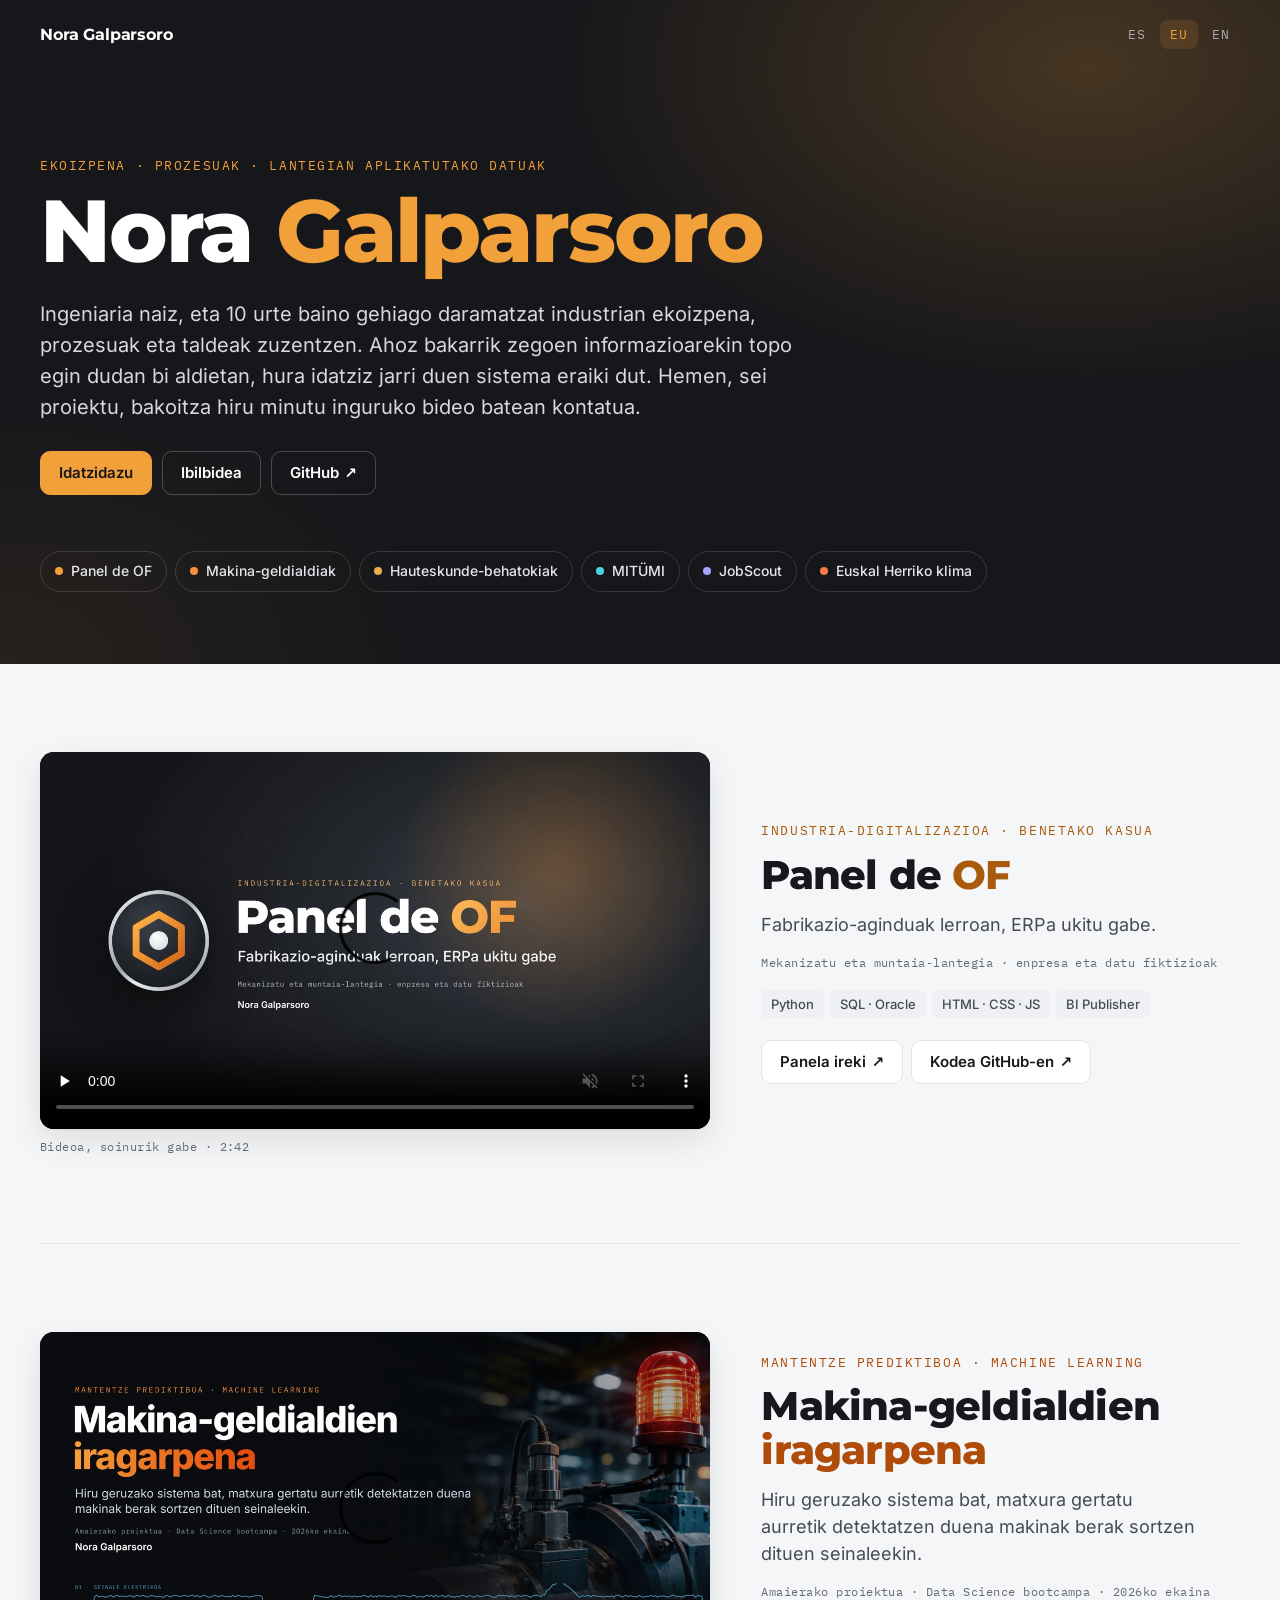
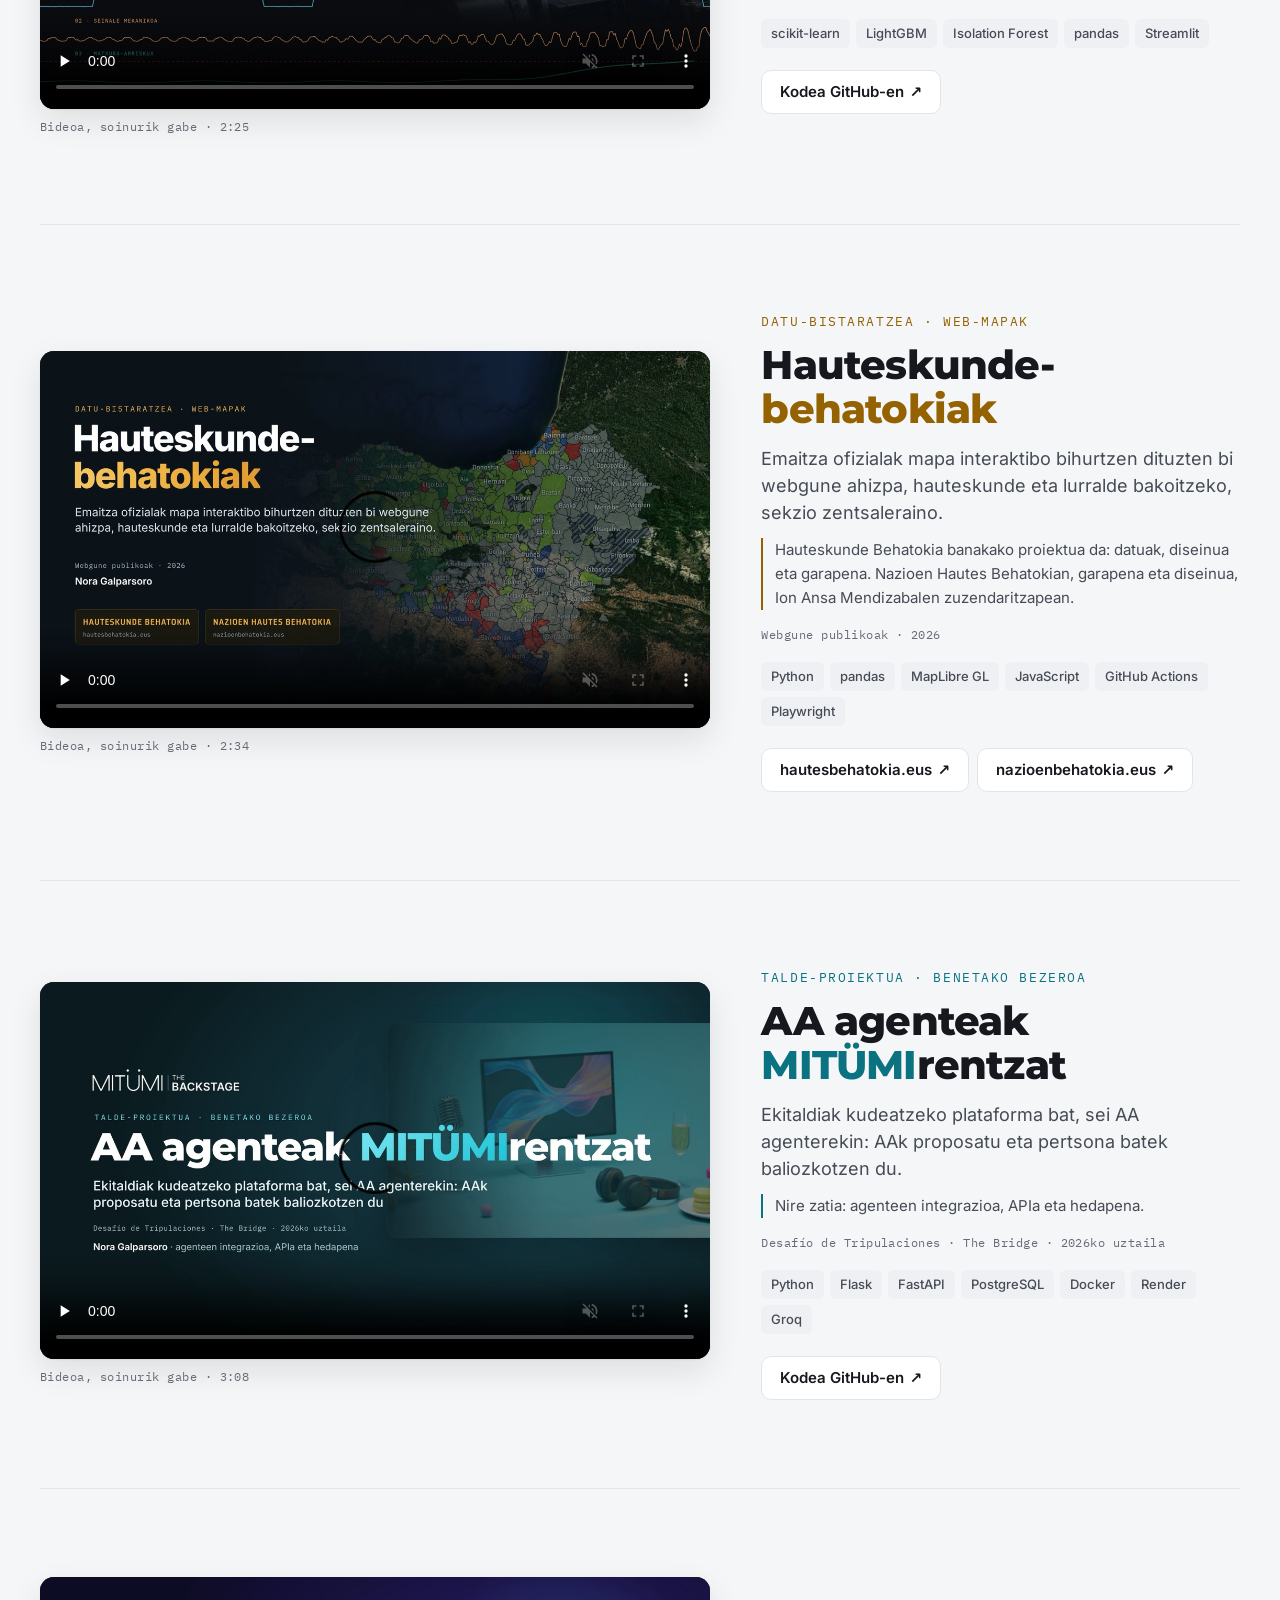
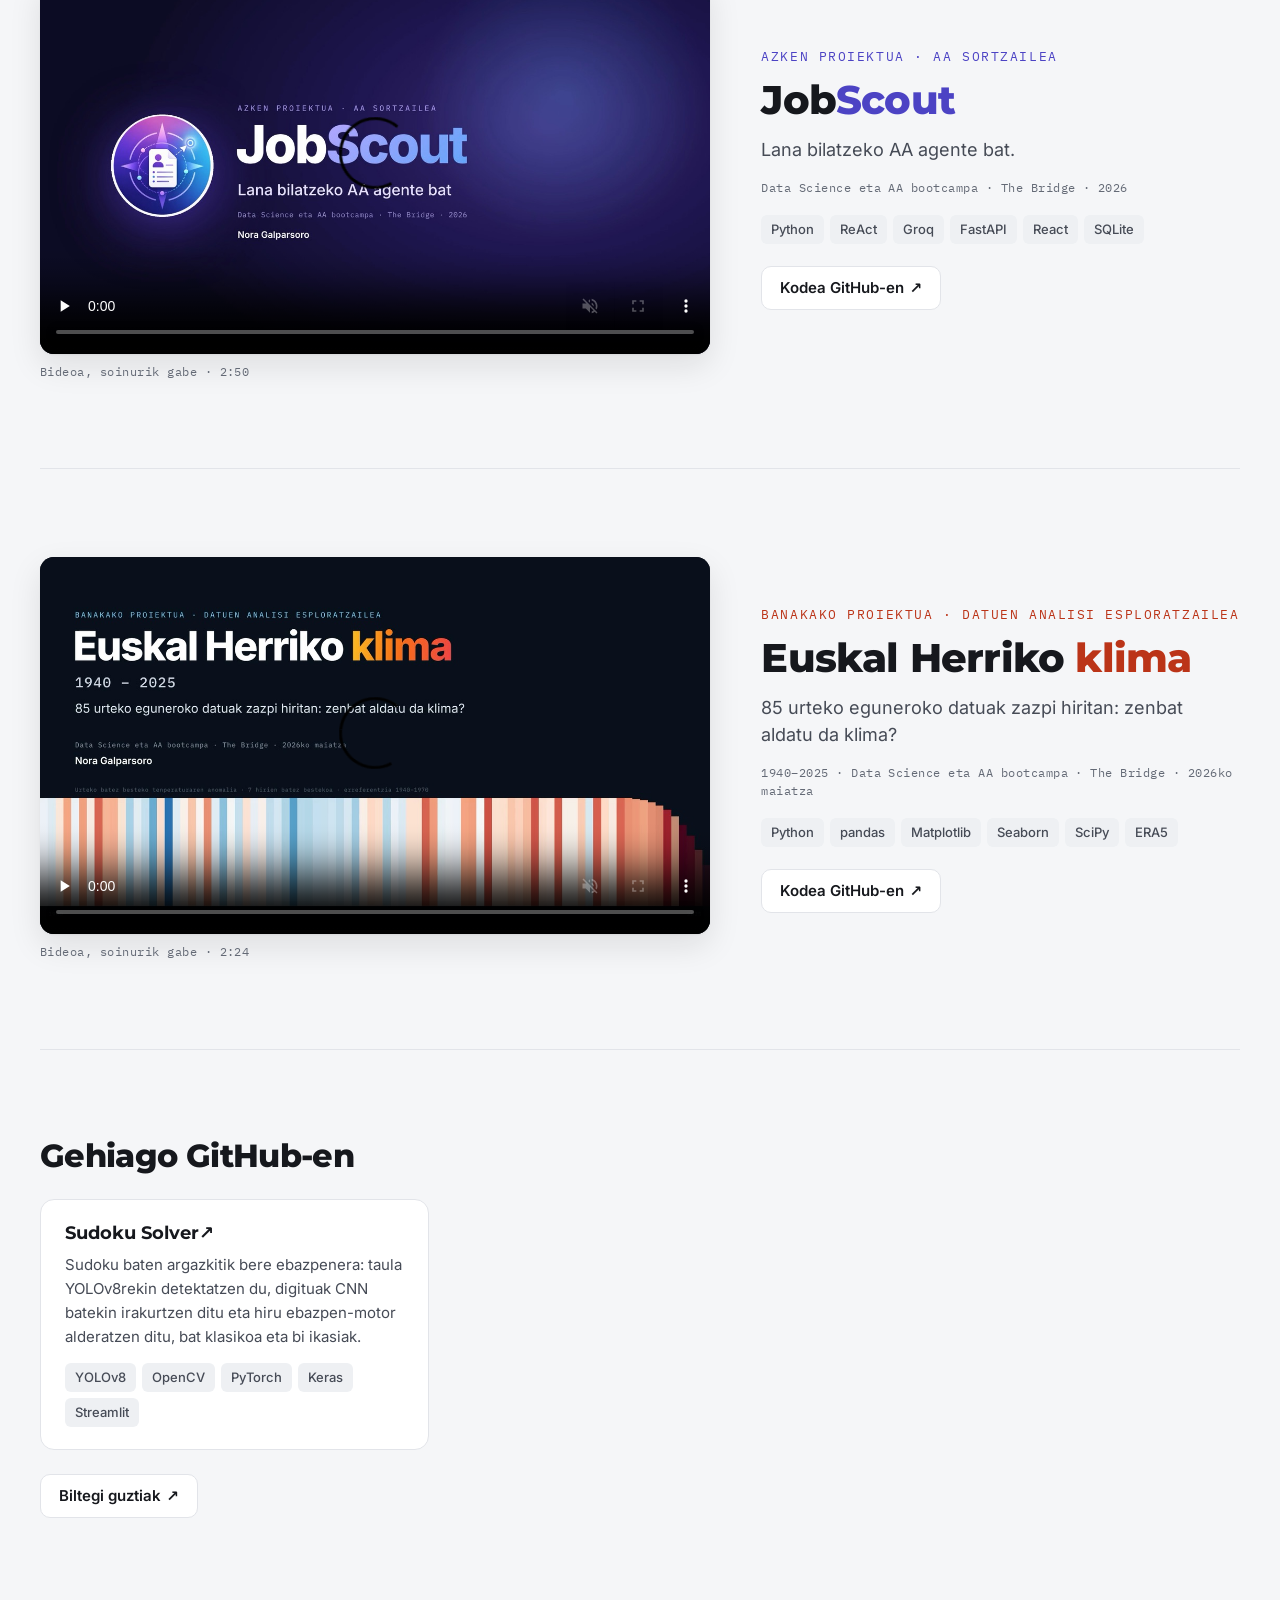
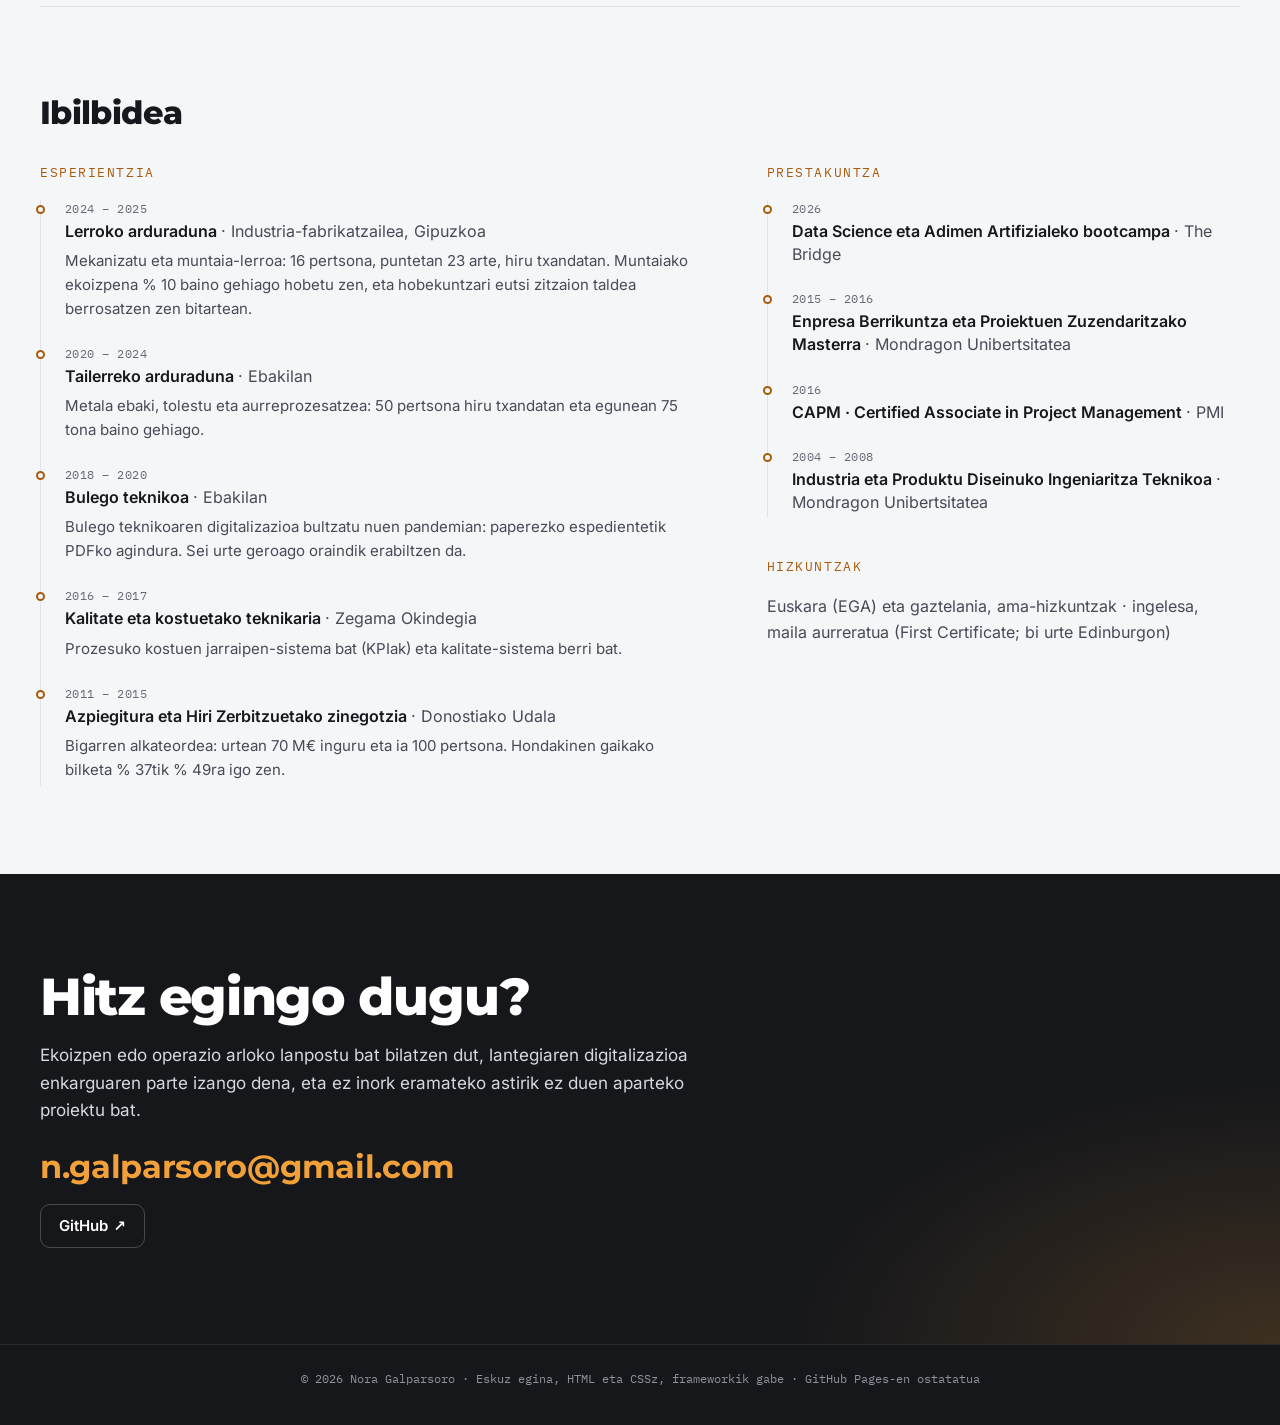
<file: eu/index.html>
<!doctype html>
<html lang="eu">
<head>
<meta charset="utf-8">
<meta name="viewport" content="width=device-width, initial-scale=1">
<meta http-equiv="Content-Security-Policy" content="default-src 'self'; img-src 'self'; media-src 'self'; style-src 'self'; font-src 'self'; script-src 'self' https://static.cloudflareinsights.com; connect-src 'self' https://cloudflareinsights.com; base-uri 'none'; form-action 'none'">
<title>Nora Galparsoro · Portfolioa</title>
<meta name="description" content="Nora Galparsoro, ingeniaria: ekoizpena, prozesuak eta lantegian aplikatutako datuak. Sei proiektu bideoan kontatuak, ibilbidea eta harremana.">
<meta name="color-scheme" content="light dark">
<meta name="theme-color" content="#16171b">
<link rel="canonical" href="https://ngalparsoro.github.io/eu/">
<link rel="alternate" hreflang="es" href="https://ngalparsoro.github.io/">
<link rel="alternate" hreflang="eu" href="https://ngalparsoro.github.io/eu/">
<link rel="alternate" hreflang="en" href="https://ngalparsoro.github.io/en/">
<link rel="alternate" hreflang="x-default" href="https://ngalparsoro.github.io/">
<meta property="og:type" content="website">
<meta property="og:title" content="Nora Galparsoro · Portfolioa">
<meta property="og:description" content="Nora Galparsoro, ingeniaria: ekoizpena, prozesuak eta lantegian aplikatutako datuak. Sei proiektu bideoan kontatuak, ibilbidea eta harremana.">
<meta property="og:url" content="https://ngalparsoro.github.io/eu/">
<meta property="og:image" content="https://ngalparsoro.github.io/og-eu.jpg">
<meta property="og:image:width" content="1200">
<meta property="og:image:height" content="630">
<meta property="og:locale" content="eu_ES">
<meta name="twitter:card" content="summary_large_image">
<meta name="google-site-verification" content="Hw-ADADSFPw7aBg0Htl7eLaOR9YFX7mTWqMN-tlZnv8">
<script type="application/ld+json">
{
 "@context": "https://schema.org",
 "@type": "ProfilePage",
 "url": "https://ngalparsoro.github.io/eu/",
 "inLanguage": "eu",
 "mainEntity": {
  "@type": "Person",
  "name": "Nora Galparsoro",
  "url": "https://ngalparsoro.github.io/",
  "email": "mailto:n.galparsoro@gmail.com",
  "description": "Nora Galparsoro, ingeniaria: ekoizpena, prozesuak eta lantegian aplikatutako datuak. Sei proiektu bideoan kontatuak, ibilbidea eta harremana.",
  "image": "https://ngalparsoro.github.io/og-eu.jpg",
  "sameAs": [
   "https://github.com/ngalparsoro"
  ]
 }
}
</script>
<link rel="icon" href="../favicon.svg" type="image/svg+xml">
<link rel="preload" href="../fuentes/montserrat.woff2" as="font" type="font/woff2" crossorigin>
<link rel="preload" href="../fuentes/inter.woff2" as="font" type="font/woff2" crossorigin>
<link rel="stylesheet" href="../estilo.css?v=d0e79c9db0">
<script src="../portfolio.js?v=cf2d820ee4" defer></script>
<script defer src="https://static.cloudflareinsights.com/beacon.min.js" data-cf-beacon='{"token": "63fe7f08a7044c90adf6e517d1da597f"}'></script>
</head>
<body>
<a class="saltar" href="#proyectos">Proiektuetara joan</a>
<header class="portada">
<nav class="barra" aria-label="Hizkuntza">
<a class="marca" href="../eu/">Nora Galparsoro</a>
<ul class="idiomas">
<li><a href="../" lang="es" hreflang="es" title="Español">ES</a></li>
<li><a href="../eu/" lang="eu" hreflang="eu" title="Euskara" aria-current="page">EU</a></li>
<li><a href="../en/" lang="en" hreflang="en" title="English">EN</a></li>
</ul>
</nav>
<div class="portada-texto">
<p class="ceja">Ekoizpena · Prozesuak · Lantegian aplikatutako datuak</p>
<h1>Nora <span>Galparsoro</span></h1>
<p class="entradilla">Ingeniaria naiz, eta 10 urte baino gehiago daramatzat industrian ekoizpena, prozesuak eta taldeak zuzentzen. Ahoz bakarrik zegoen informazioarekin topo egin dudan bi aldietan, hura idatziz jarri duen sistema eraiki dut. Hemen, sei proiektu, bakoitza hiru minutu inguruko bideo batean kontatua.</p>
<p class="contacto">
<a class="boton boton-acento" href="mailto:n.galparsoro@gmail.com">Idatzidazu</a>
<a class="boton boton-claro" href="#trayectoria">Ibilbidea</a>
<a class="boton boton-claro" href="https://github.com/ngalparsoro">GitHub<span aria-hidden="true">↗</span></a>
</p>
</div>
<nav class="indice" aria-label="Proiektuak">
<ol>
<li><a class="p-panel-of" href="#panel-of">Panel de OF</a></li>
<li><a class="p-mantenimiento" href="#mantenimiento">Makina-geldialdiak</a></li>
<li><a class="p-behatokiak" href="#behatokiak">Hauteskunde-behatokiak</a></li>
<li><a class="p-mitumi" href="#mitumi">MITÜMI</a></li>
<li><a class="p-jobscout" href="#jobscout">JobScout</a></li>
<li><a class="p-clima" href="#clima">Euskal Herriko klima</a></li>
</ol>
</nav>
</header>
<main id="proyectos">
<article class="proyecto p-panel-of" id="panel-of" aria-labelledby="t-panel-of">
<figure class="video">
<video controls muted playsinline preload="none" width="1280" height="720" poster="../portadas/panel-of-eu.jpg" aria-label="Bideoa: Panel de OF">
<source src="../videos/panel-of-eu.mp4" type="video/mp4">
</video>
<figcaption>Bideoa, soinurik gabe · 2:42</figcaption>
</figure>
<div class="texto">
<p class="ceja">Industria-digitalizazioa · Benetako kasua</p>
<h2 id="t-panel-of">Panel de <em>OF</em></h2>
<p class="sub">Fabrikazio-aginduak lerroan, ERPa ukitu gabe.</p>
<p class="meta">Mekanizatu eta muntaia-lantegia · enpresa eta datu fiktizioak</p>
<ul class="stack"><li>Python</li><li>SQL · Oracle</li><li>HTML · CSS · JS</li><li>BI Publisher</li></ul>
<p class="enlaces"><a class="boton boton-demo" href="https://ngalparsoro.github.io/panel-de-of/mockup_panel_ofs_v2.html">Panela ireki<span aria-hidden="true">↗</span></a><a class="boton boton-codigo" href="https://github.com/ngalparsoro/panel-de-of">Kodea GitHub-en<span aria-hidden="true">↗</span></a></p>
</div>
</article>
<article class="proyecto p-mantenimiento" id="mantenimiento" aria-labelledby="t-mantenimiento">
<figure class="video">
<video controls muted playsinline preload="none" width="1280" height="720" poster="../portadas/mantenimiento-eu.jpg" aria-label="Bideoa: Makina-geldialdien iragarpena">
<source src="../videos/mantenimiento-eu.mp4" type="video/mp4">
</video>
<figcaption>Bideoa, soinurik gabe · 2:25</figcaption>
</figure>
<div class="texto">
<p class="ceja">Mantentze prediktiboa · Machine learning</p>
<h2 id="t-mantenimiento">Makina-geldialdien <em>iragarpena</em></h2>
<p class="sub">Hiru geruzako sistema bat, matxura gertatu aurretik detektatzen duena makinak berak sortzen dituen seinaleekin.</p>
<p class="meta">Amaierako proiektua · Data Science bootcampa · 2026ko ekaina</p>
<ul class="stack"><li>scikit-learn</li><li>LightGBM</li><li>Isolation Forest</li><li>pandas</li><li>Streamlit</li></ul>
<p class="enlaces"><a class="boton boton-codigo" href="https://github.com/ngalparsoro/Milling-Machine-Failure-Prediction">Kodea GitHub-en<span aria-hidden="true">↗</span></a></p>
</div>
</article>
<article class="proyecto p-behatokiak" id="behatokiak" aria-labelledby="t-behatokiak">
<figure class="video">
<video controls muted playsinline preload="none" width="1280" height="720" poster="../portadas/behatokiak-eu.jpg" aria-label="Bideoa: Hauteskunde-behatokiak">
<source src="../videos/behatokiak-eu.mp4" type="video/mp4">
</video>
<figcaption>Bideoa, soinurik gabe · 2:34</figcaption>
</figure>
<div class="texto">
<p class="ceja">Datu-bistaratzea · Web-mapak</p>
<h2 id="t-behatokiak">Hauteskunde-<em>behatokiak</em></h2>
<p class="sub">Emaitza ofizialak mapa interaktibo bihurtzen dituzten bi webgune ahizpa, hauteskunde eta lurralde bakoitzeko, sekzio zentsaleraino.</p>
<p class="nota">Hauteskunde Behatokia banakako proiektua da: datuak, diseinua eta garapena. Nazioen Hautes Behatokian, garapena eta diseinua, Ion Ansa Mendizabalen zuzendaritzapean.</p>
<p class="meta">Webgune publikoak · 2026</p>
<ul class="stack"><li>Python</li><li>pandas</li><li>MapLibre GL</li><li>JavaScript</li><li>GitHub Actions</li><li>Playwright</li></ul>
<p class="enlaces"><a class="boton boton-web" href="https://hautesbehatokia.eus">hautesbehatokia.eus<span aria-hidden="true">↗</span></a><a class="boton boton-web" href="https://nazioenbehatokia.eus">nazioenbehatokia.eus<span aria-hidden="true">↗</span></a></p>
</div>
</article>
<article class="proyecto p-mitumi" id="mitumi" aria-labelledby="t-mitumi">
<figure class="video">
<video controls muted playsinline preload="none" width="1280" height="720" poster="../portadas/mitumi-eu.jpg" aria-label="Bideoa: AA agenteak MITÜMIrentzat">
<source src="../videos/mitumi-eu.mp4" type="video/mp4">
</video>
<figcaption>Bideoa, soinurik gabe · 3:08</figcaption>
</figure>
<div class="texto">
<p class="ceja">Talde-proiektua · Benetako bezeroa</p>
<h2 id="t-mitumi">AA agenteak <em>MITÜMI</em>rentzat</h2>
<p class="sub">Ekitaldiak kudeatzeko plataforma bat, sei AA agenterekin: AAk proposatu eta pertsona batek baliozkotzen du.</p>
<p class="nota">Nire zatia: agenteen integrazioa, APIa eta hedapena.</p>
<p class="meta">Desafío de Tripulaciones · The Bridge · 2026ko uztaila</p>
<ul class="stack"><li>Python</li><li>Flask</li><li>FastAPI</li><li>PostgreSQL</li><li>Docker</li><li>Render</li><li>Groq</li></ul>
<p class="enlaces"><a class="boton boton-codigo" href="https://github.com/ngalparsoro/Agentes_Mitumi">Kodea GitHub-en<span aria-hidden="true">↗</span></a></p>
</div>
</article>
<article class="proyecto p-jobscout" id="jobscout" aria-labelledby="t-jobscout">
<figure class="video">
<video controls muted playsinline preload="none" width="1280" height="720" poster="../portadas/jobscout-eu.jpg" aria-label="Bideoa: JobScout">
<source src="../videos/jobscout-eu.mp4" type="video/mp4">
</video>
<figcaption>Bideoa, soinurik gabe · 2:50</figcaption>
</figure>
<div class="texto">
<p class="ceja">Azken proiektua · AA sortzailea</p>
<h2 id="t-jobscout">Job<em>Scout</em></h2>
<p class="sub">Lana bilatzeko AA agente bat.</p>
<p class="meta">Data Science eta AA bootcampa · The Bridge · 2026</p>
<ul class="stack"><li>Python</li><li>ReAct</li><li>Groq</li><li>FastAPI</li><li>React</li><li>SQLite</li></ul>
<p class="enlaces"><a class="boton boton-codigo" href="https://github.com/ngalparsoro/Agente_JobScout">Kodea GitHub-en<span aria-hidden="true">↗</span></a></p>
</div>
</article>
<article class="proyecto p-clima" id="clima" aria-labelledby="t-clima">
<figure class="video">
<video controls muted playsinline preload="none" width="1280" height="720" poster="../portadas/clima-eu.jpg" aria-label="Bideoa: Euskal Herriko klima">
<source src="../videos/clima-eu.mp4" type="video/mp4">
</video>
<figcaption>Bideoa, soinurik gabe · 2:24</figcaption>
</figure>
<div class="texto">
<p class="ceja">Banakako proiektua · Datuen analisi esploratzailea</p>
<h2 id="t-clima">Euskal Herriko <em>klima</em></h2>
<p class="sub">85 urteko eguneroko datuak zazpi hiritan: zenbat aldatu da klima?</p>
<p class="meta">1940–2025 · Data Science eta AA bootcampa · The Bridge · 2026ko maiatza</p>
<ul class="stack"><li>Python</li><li>pandas</li><li>Matplotlib</li><li>Seaborn</li><li>SciPy</li><li>ERA5</li></ul>
<p class="enlaces"><a class="boton boton-codigo" href="https://github.com/ngalparsoro/EDA-Weather-Change-in-Basque-Country">Kodea GitHub-en<span aria-hidden="true">↗</span></a></p>
</div>
</article>
<section class="otros" aria-labelledby="t-otros">
<h2 id="t-otros">Gehiago GitHub-en</h2>
<ul>
<li>
<h3><a href="https://github.com/ngalparsoro/Sudoku_Solver_DL">Sudoku Solver<span aria-hidden="true">↗</span></a></h3>
<p>Sudoku baten argazkitik bere ebazpenera: taula YOLOv8rekin detektatzen du, digituak CNN batekin irakurtzen ditu eta hiru ebazpen-motor alderatzen ditu, bat klasikoa eta bi ikasiak.</p>
<ul class="stack"><li>YOLOv8</li><li>OpenCV</li><li>PyTorch</li><li>Keras</li><li>Streamlit</li></ul>
</li>
</ul>
<p><a class="boton" href="https://github.com/ngalparsoro?tab=repositories">Biltegi guztiak<span aria-hidden="true">↗</span></a></p>
</section>
<section class="trayectoria" id="trayectoria" aria-labelledby="t-trayectoria">
<h2 id="t-trayectoria">Ibilbidea</h2>
<div class="columnas">
<div>
<h3>Esperientzia</h3>
<ol class="hitos">
<li><p class="cuando">2024 – 2025</p><p class="puesto">Lerroko arduraduna <span class="donde">· Industria-fabrikatzailea, Gipuzkoa</span></p><p class="detalle">Mekanizatu eta muntaia-lerroa: 16 pertsona, puntetan 23 arte, hiru txandatan. Muntaiako ekoizpena % 10 baino gehiago hobetu zen, eta hobekuntzari eutsi zitzaion taldea berrosatzen zen bitartean.</p></li>
<li><p class="cuando">2020 – 2024</p><p class="puesto">Tailerreko arduraduna <span class="donde">· Ebakilan</span></p><p class="detalle">Metala ebaki, tolestu eta aurreprozesatzea: 50 pertsona hiru txandatan eta egunean 75 tona baino gehiago.</p></li>
<li><p class="cuando">2018 – 2020</p><p class="puesto">Bulego teknikoa <span class="donde">· Ebakilan</span></p><p class="detalle">Bulego teknikoaren digitalizazioa bultzatu nuen pandemian: paperezko espedientetik PDFko agindura. Sei urte geroago oraindik erabiltzen da.</p></li>
<li><p class="cuando">2016 – 2017</p><p class="puesto">Kalitate eta kostuetako teknikaria <span class="donde">· Zegama Okindegia</span></p><p class="detalle">Prozesuko kostuen jarraipen-sistema bat (KPIak) eta kalitate-sistema berri bat.</p></li>
<li><p class="cuando">2011 – 2015</p><p class="puesto">Azpiegitura eta Hiri Zerbitzuetako zinegotzia <span class="donde">· Donostiako Udala</span></p><p class="detalle">Bigarren alkateordea: urtean 70 M€ inguru eta ia 100 pertsona. Hondakinen gaikako bilketa % 37tik % 49ra igo zen.</p></li>
</ol>
</div>
<div>
<h3>Prestakuntza</h3>
<ol class="hitos">
<li><p class="cuando">2026</p><p class="puesto">Data Science eta Adimen Artifizialeko bootcampa <span class="donde">· The Bridge</span></p></li>
<li><p class="cuando">2015 – 2016</p><p class="puesto">Enpresa Berrikuntza eta Proiektuen Zuzendaritzako Masterra <span class="donde">· Mondragon Unibertsitatea</span></p></li>
<li><p class="cuando">2016</p><p class="puesto">CAPM · Certified Associate in Project Management <span class="donde">· PMI</span></p></li>
<li><p class="cuando">2004 – 2008</p><p class="puesto">Industria eta Produktu Diseinuko Ingeniaritza Teknikoa <span class="donde">· Mondragon Unibertsitatea</span></p></li>
</ol>
<h3>Hizkuntzak</h3>
<p class="lenguas">Euskara (EGA) eta gaztelania, ama-hizkuntzak · ingelesa, maila aurreratua (First Certificate; bi urte Edinburgon)</p>
</div>
</div>
</section>
</main>
<section class="cierre" id="contacto" aria-labelledby="t-contacto">
<div class="cierre-dentro">
<h2 id="t-contacto">Hitz egingo dugu?</h2>
<p>Ekoizpen edo operazio arloko lanpostu bat bilatzen dut, lantegiaren digitalizazioa enkarguaren parte izango dena, eta ez inork eramateko astirik ez duen aparteko proiektu bat.</p>
<p class="correo"><a href="mailto:n.galparsoro@gmail.com">n.galparsoro@gmail.com</a></p>
<p><a class="boton boton-claro" href="https://github.com/ngalparsoro">GitHub<span aria-hidden="true">↗</span></a></p>
</div>
</section>
<footer class="pie">
<p>© 2026 Nora Galparsoro · Eskuz egina, HTML eta CSSz, frameworkik gabe · GitHub Pages-en ostatatua</p>
</footer>
</body>
</html>
</file>
<file: estilo.css>
/* Portfolio de Nora Galparsoro. La paleta y las letras son las de las portadas de los vídeos:
   portada oscura con naranja, contenido claro; cada proyecto con su color. */

@font-face {
  font-family: 'Montserrat';
  src: url('fuentes/montserrat.woff2') format('woff2');
  font-weight: 100 900;
  font-display: swap;
}
@font-face {
  font-family: 'Inter';
  src: url('fuentes/inter.woff2') format('woff2');
  font-weight: 100 900;
  font-display: swap;
}
@font-face {
  font-family: 'IBM Plex Mono';
  src: url('fuentes/ibm-plex-mono.woff2') format('woff2');
  font-weight: 400;
  font-display: swap;
}

:root {
  --fondo: #f5f6f8;
  --superficie: #ffffff;
  --texto: #16181d;
  --texto-2: #464b56;
  --texto-3: #646a76;
  --borde: #e2e4e9;
  --chip: #eef0f3;
  --sombra: 0 1px 2px rgb(16 18 24 / 6%), 0 12px 32px rgb(16 18 24 / 10%);

  --oscuro: #16171b;
  --naranja: #f2a03a;

  --sans: 'Inter', system-ui, -apple-system, 'Segoe UI', Roboto, sans-serif;
  --titulo: 'Montserrat', var(--sans);
  --mono: 'IBM Plex Mono', ui-monospace, 'SF Mono', Menlo, Consolas, monospace;

  --ancho: 1200px;
  --margen: clamp(16px, 4vw, 40px);

  color-scheme: light dark;
}

/* Cada proyecto: su color oscuro (sobre claro) y claro (sobre oscuro). */
.p-behatokiak    { --acento-o: #946200; --acento-c: #e9b04a; }
.p-panel-of      { --acento-o: #a95a0c; --acento-c: #f2a03a; }
.p-mitumi        { --acento-o: #0a7280; --acento-c: #4fd1df; }
.p-jobscout      { --acento-o: #4c43c4; --acento-c: #a8a3ff; }
.p-mantenimiento { --acento-o: #b04c0a; --acento-c: #f5913a; }
.p-clima         { --acento-o: #bb3418; --acento-c: #f57a4a; }
body             { --acento-o: #a95a0c; --acento-c: #f2a03a; }
.portada         { --acento-o: var(--naranja); --acento-c: var(--naranja); }
* { --acento: var(--acento-o); }

@media (prefers-color-scheme: dark) {
  :root {
    --fondo: #101114;
    --superficie: #191a1f;
    --texto: #eceef2;
    --texto-2: #b9bdc6;
    --texto-3: #8d929d;
    --borde: #2a2c33;
    --chip: #22242a;
    --sombra: 0 1px 2px rgb(0 0 0 / 30%), 0 12px 32px rgb(0 0 0 / 40%);
  }
  * { --acento: var(--acento-c); }
  .portada { border-bottom: 1px solid var(--borde); }
  .cierre { border-top: 1px solid var(--borde); }
}

*, *::before, *::after { box-sizing: border-box; }

html { -webkit-text-size-adjust: 100%; scroll-behavior: smooth; }
@media (prefers-reduced-motion: reduce) { html { scroll-behavior: auto; } }

body {
  margin: 0;
  background: var(--fondo);
  color: var(--texto);
  font: 400 1rem/1.6 var(--sans);
  -webkit-font-smoothing: antialiased;
}

a { color: inherit; }
:focus-visible { outline: 2px solid var(--acento); outline-offset: 3px; border-radius: 4px; }
ul, ol { margin: 0; padding: 0; list-style: none; }

.saltar {
  position: absolute; left: 16px; top: -48px; z-index: 10;
  padding: 8px 14px; border-radius: 8px;
  background: var(--naranja); color: var(--oscuro); font-weight: 600; text-decoration: none;
}
.saltar:focus { top: 12px; }

.ceja {
  margin: 0 0 12px;
  font: 400 0.8125rem/1.4 var(--mono);
  letter-spacing: 0.12em;
  text-transform: uppercase;
  color: var(--acento);
}

/* ---------- Portada ---------- */

.portada {
  color: #ffffff;
  background:
    radial-gradient(60% 70% at 85% 10%, rgb(242 160 58 / 22%), transparent 70%),
    radial-gradient(50% 60% at 0% 100%, rgb(242 160 58 / 8%), transparent 70%),
    var(--oscuro);
  padding: 0 var(--margen) clamp(40px, 7vw, 72px);
}
.portada :focus-visible { outline-color: var(--naranja); }

.barra {
  max-width: var(--ancho);
  margin: 0 auto;
  display: flex;
  align-items: center;
  justify-content: space-between;
  gap: 16px;
  padding: 20px 0;
}
.marca {
  font: 700 1rem/1 var(--titulo);
  text-decoration: none;
  letter-spacing: -0.01em;
}
.idiomas { display: flex; gap: 4px; }
.idiomas a {
  display: block;
  padding: 8px 10px;
  border-radius: 8px;
  font: 400 0.8125rem/1 var(--mono);
  letter-spacing: 0.08em;
  color: #a9adb6;
  text-decoration: none;
}
.idiomas a:hover { color: #ffffff; background: rgb(255 255 255 / 8%); }
.idiomas a[aria-current] { color: var(--naranja); background: rgb(242 160 58 / 12%); }

.portada-texto {
  max-width: var(--ancho);
  margin: clamp(32px, 8vw, 88px) auto 0;
}
.portada h1 {
  margin: 0;
  font: 800 clamp(2.75rem, 9vw, 5.5rem)/1 var(--titulo);
  letter-spacing: -0.025em;
}
.portada h1 span { color: var(--naranja); }
.entradilla {
  max-width: 38em;
  margin: 24px 0 0;
  font-size: clamp(1.0625rem, 2.2vw, 1.25rem);
  line-height: 1.55;
  color: #d6d8de;
}
.contacto { display: flex; flex-wrap: wrap; gap: 10px; margin: 28px 0 0; }

.indice {
  max-width: var(--ancho);
  margin: clamp(36px, 6vw, 56px) auto 0;
}
.indice ol { display: flex; flex-wrap: wrap; gap: 8px; }
.indice a {
  display: inline-flex;
  align-items: center;
  gap: 8px;
  padding: 8px 14px;
  border: 1px solid rgb(255 255 255 / 14%);
  border-radius: 999px;
  font-size: 0.875rem;
  font-weight: 500;
  color: #e6e7eb;
  text-decoration: none;
  transition: border-color 0.15s, background-color 0.15s;
}
.indice a::before {
  content: '';
  width: 8px; height: 8px;
  border-radius: 50%;
  background: var(--acento-c);
}
.indice a:hover { border-color: var(--acento-c); background: rgb(255 255 255 / 5%); }

/* ---------- Botones ---------- */

.boton {
  display: inline-flex;
  align-items: center;
  gap: 0.35em;
  min-height: 44px;
  padding: 10px 18px;
  border: 1px solid var(--borde);
  border-radius: 10px;
  background: var(--superficie);
  font-size: 0.9375rem;
  font-weight: 600;
  line-height: 1.2;
  text-decoration: none;
  transition: border-color 0.15s, color 0.15s;
}
.boton:hover { border-color: var(--acento); color: var(--acento); }
.boton-claro {
  border-color: rgb(255 255 255 / 22%);
  background: transparent;
  color: #ffffff;
}
.boton-claro:hover { border-color: var(--naranja); color: var(--naranja); }
.boton-acento,
.boton-acento:hover {
  border-color: var(--naranja);
  background: var(--naranja);
  color: var(--oscuro);
}
.boton-acento:hover { background: #f6b663; border-color: #f6b663; }

/* ---------- Proyectos ---------- */

main {
  max-width: calc(var(--ancho) + 2 * var(--margen));
  margin: 0 auto;
  padding: 0 var(--margen);
}

.proyecto {
  display: grid;
  grid-template-columns: minmax(0, 7fr) minmax(0, 5fr);
  gap: clamp(28px, 4vw, 56px);
  align-items: center;
  padding: clamp(48px, 7vw, 88px) 0;
  border-bottom: 1px solid var(--borde);
  scroll-margin-top: 16px;
}

.video { margin: 0; }
.video video {
  display: block;
  width: 100%;
  height: auto;
  aspect-ratio: 16 / 9;
  border-radius: 14px;
  background: var(--oscuro);
  box-shadow: var(--sombra);
}
.video figcaption {
  margin-top: 10px;
  font: 400 0.75rem/1.4 var(--mono);
  letter-spacing: 0.04em;
  color: var(--texto-3);
}

.texto h2 {
  margin: 0;
  font: 800 clamp(1.75rem, 3.4vw, 2.5rem)/1.1 var(--titulo);
  letter-spacing: -0.02em;
  text-wrap: balance;
}
.texto h2 em { font-style: normal; color: var(--acento); }
.sub {
  margin: 14px 0 0;
  font-size: 1.125rem;
  line-height: 1.5;
  color: var(--texto-2);
  text-wrap: pretty;
}
.nota {
  margin: 12px 0 0;
  padding-left: 12px;
  border-left: 2px solid var(--acento);
  font-size: 0.9375rem;
  color: var(--texto-2);
}
.meta {
  margin: 16px 0 0;
  font: 400 0.75rem/1.5 var(--mono);
  letter-spacing: 0.04em;
  color: var(--texto-3);
}

.stack { display: flex; flex-wrap: wrap; gap: 6px; margin-top: 18px; }
.stack li {
  padding: 4px 10px;
  border-radius: 6px;
  background: var(--chip);
  font-size: 0.8125rem;
  font-weight: 500;
  color: var(--texto-2);
}

.enlaces { display: flex; flex-wrap: wrap; gap: 8px; margin: 22px 0 0; }

/* ---------- Más en GitHub ---------- */

.otros { padding: clamp(48px, 7vw, 88px) 0; }
.otros > h2 {
  margin: 0 0 24px;
  font: 800 clamp(1.5rem, 2.8vw, 2rem)/1.15 var(--titulo);
  letter-spacing: -0.02em;
}
.otros > ul { display: grid; grid-template-columns: repeat(auto-fill, minmax(min(100%, 340px), 1fr)); gap: 16px; }
.otros > ul > li {
  padding: 22px 24px;
  border: 1px solid var(--borde);
  border-radius: 14px;
  background: var(--superficie);
}
.otros h3 { margin: 0; font: 700 1.125rem/1.3 var(--titulo); }
.otros h3 a { text-decoration: none; }
.otros h3 a:hover { color: var(--acento); }
.otros li p { margin: 8px 0 0; color: var(--texto-2); font-size: 0.9375rem; }
.otros .stack { margin-top: 14px; }
.otros > p { margin: 24px 0 0; }

/* ---------- Trayectoria ---------- */

.trayectoria {
  padding: clamp(48px, 7vw, 88px) 0;
  border-top: 1px solid var(--borde);
  scroll-margin-top: 16px;
}
.trayectoria > h2 {
  margin: 0 0 32px;
  font: 800 clamp(1.5rem, 2.8vw, 2rem)/1.15 var(--titulo);
  letter-spacing: -0.02em;
}
.columnas {
  display: grid;
  grid-template-columns: minmax(0, 7fr) minmax(0, 5fr);
  gap: clamp(36px, 5vw, 64px);
}
.trayectoria h3 {
  margin: 0 0 18px;
  font: 400 0.8125rem/1.4 var(--mono);
  letter-spacing: 0.12em;
  text-transform: uppercase;
  color: var(--acento);
}
.trayectoria .hitos + h3 { margin-top: 40px; }

.hitos li {
  position: relative;
  padding: 0 0 24px 24px;
  border-left: 1px solid var(--borde);
}
.hitos li:last-child { padding-bottom: 4px; }
.hitos li::before {
  content: '';
  position: absolute;
  left: -5px;
  top: 5px;
  width: 9px;
  height: 9px;
  border: 2px solid var(--acento);
  border-radius: 50%;
  background: var(--fondo);
}
.cuando {
  margin: 0;
  font: 400 0.75rem/1.5 var(--mono);
  letter-spacing: 0.04em;
  color: var(--texto-3);
}
.puesto { margin: 2px 0 0; font-weight: 600; line-height: 1.45; }
.donde { font-weight: 400; color: var(--texto-2); }
.detalle { margin: 6px 0 0; font-size: 0.9375rem; color: var(--texto-2); text-wrap: pretty; }
.lenguas { margin: 0; color: var(--texto-2); }

/* ---------- Contacto y pie ---------- */

.cierre {
  --acento-o: var(--naranja);
  --acento-c: var(--naranja);
  padding: clamp(56px, 8vw, 96px) var(--margen);
  color: #ffffff;
  background:
    radial-gradient(55% 80% at 100% 100%, rgb(242 160 58 / 18%), transparent 70%),
    var(--oscuro);
  scroll-margin-top: 0;
}
.cierre-dentro { max-width: var(--ancho); margin: 0 auto; }
.cierre h2 {
  margin: 0;
  font: 800 clamp(2rem, 5vw, 3.25rem)/1.05 var(--titulo);
  letter-spacing: -0.025em;
}
.cierre p { max-width: 40em; margin: 18px 0 0; color: #d6d8de; font-size: 1.0625rem; }
.cierre .correo { margin-top: 24px; }
.correo a {
  font: 700 clamp(1.25rem, 4vw, 2rem)/1.2 var(--titulo);
  letter-spacing: -0.01em;
  color: var(--naranja);
  text-decoration: none;
  overflow-wrap: anywhere;
}
.correo a:hover { text-decoration: underline; text-underline-offset: 6px; }

.pie {
  padding: 24px var(--margen) 36px;
  border-top: 1px solid rgb(255 255 255 / 8%);
  background: var(--oscuro);
  text-align: center;
  font: 400 0.75rem/1.6 var(--mono);
  color: #8d929d;
}
.pie p { margin: 0; }

/* ---------- Pantallas estrechas ---------- */

@media (max-width: 860px) {
  .proyecto { grid-template-columns: minmax(0, 1fr); gap: 24px; }
  .columnas { grid-template-columns: minmax(0, 1fr); }
}
@media (max-width: 380px) {
  .marca { font-size: 0.9375rem; }
  .idiomas a { padding: 8px 7px; }
}
</file>
